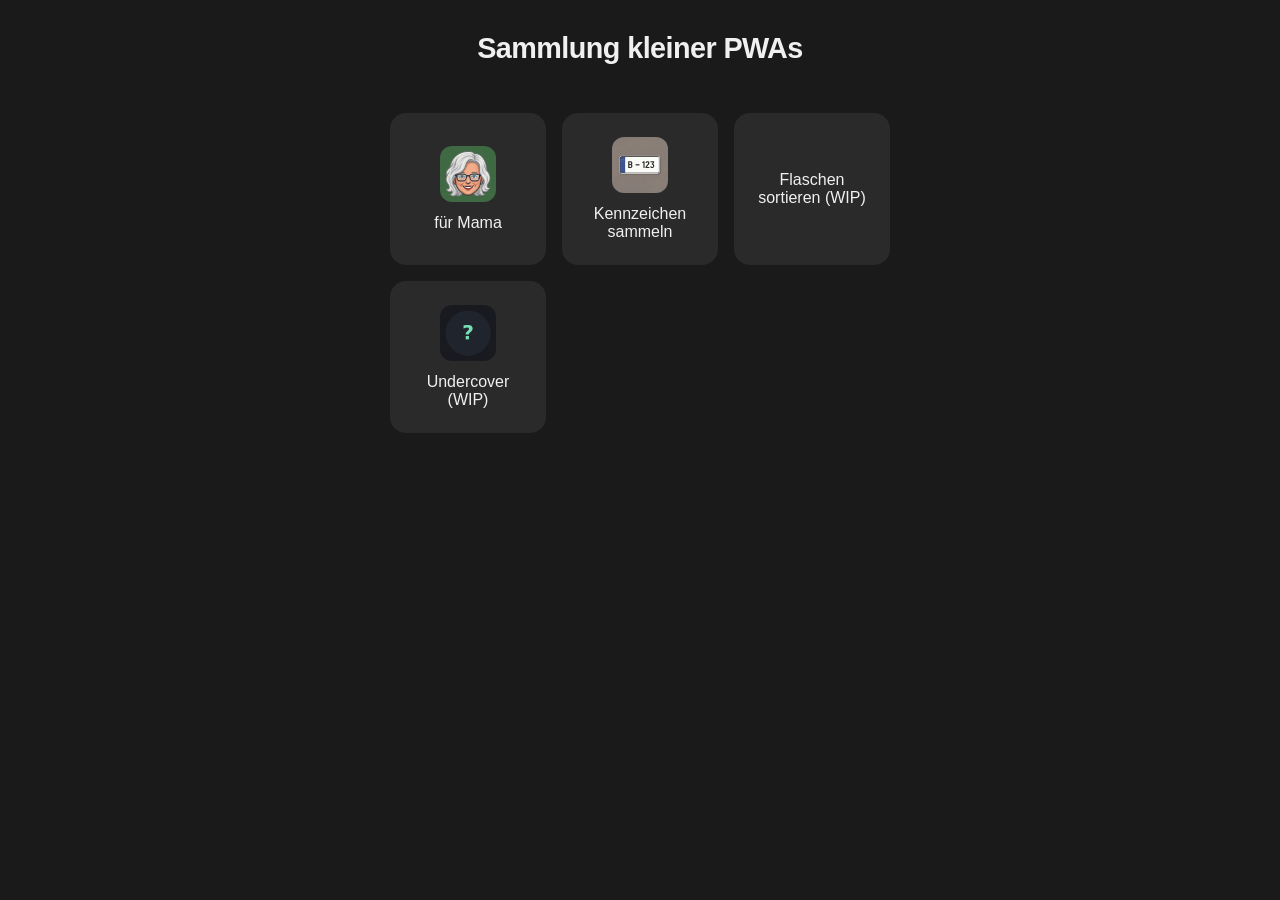
<file: index.html>
<!DOCTYPE html>
<html lang="de">
<head>
  <meta charset="UTF-8">
  <meta name="viewport" content="width=device-width, initial-scale=1.0">
  <title>Meine Apps</title>
  <link rel="stylesheet" href="style.css">
</head>
<body>

  <header>
    <h1>Sammlung kleiner PWAs</h1>
  </header>

  <main class="app-grid" id="app-grid">
    <!-- Kacheln werden per app.js eingefügt -->
  </main>

  <script src="app.js"></script>
</body>
</html>
</file>
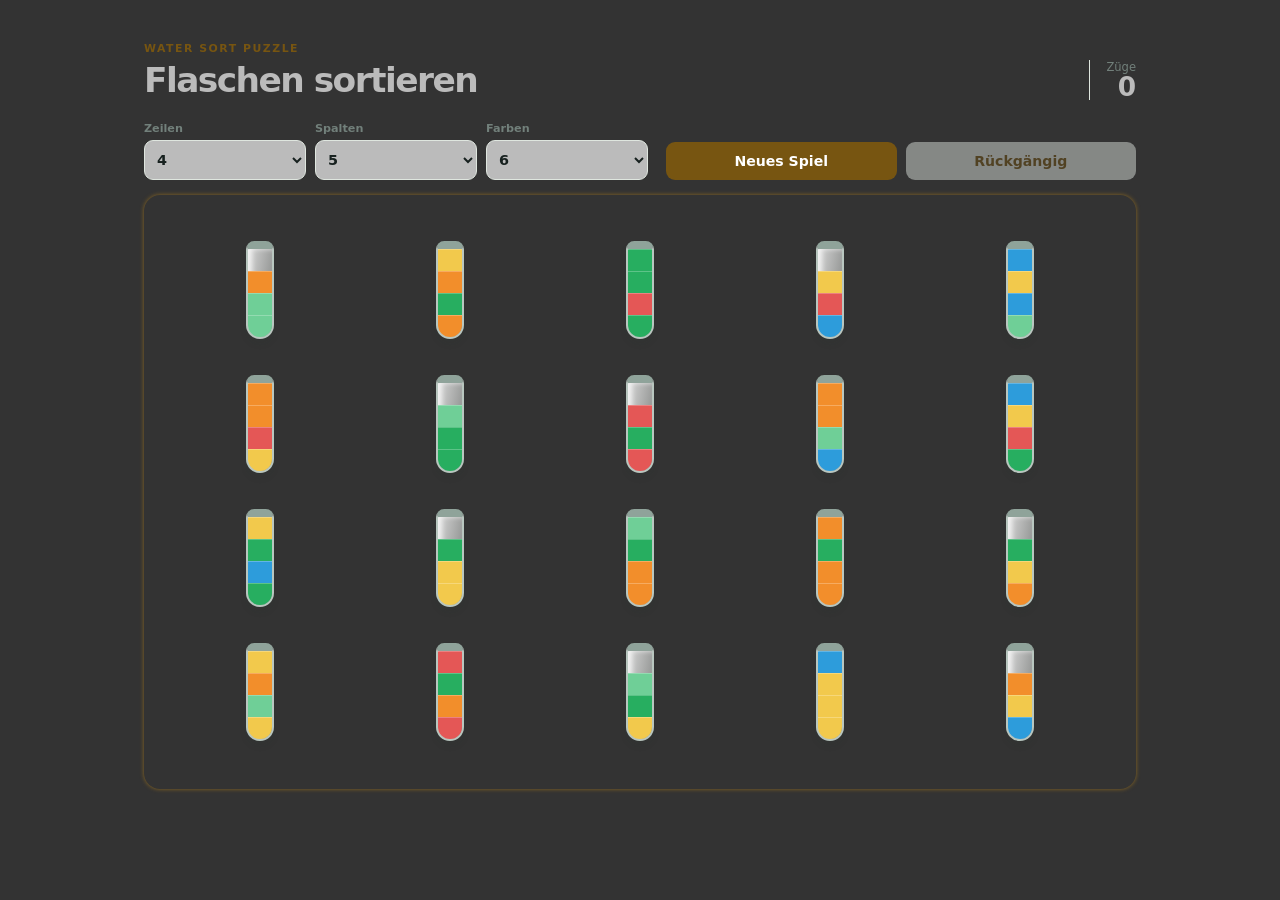
<file: bottle-sort/index.html>
<!doctype html>
<html lang="de">
<head>
  <meta charset="utf-8">
  <meta name="viewport" content="width=device-width, initial-scale=1">
  <title>Flaschen sortieren</title>
  <link rel="stylesheet" href="style.css">
</head>
<body>
  <main class="app-shell">
    <header class="topbar">
      <div><p class="eyebrow">WATER SORT PUZZLE</p><h1>Flaschen sortieren</h1></div>
      <div class="moves" aria-live="polite"><span>Züge</span><strong id="move-count">0</strong></div>
    </header>
    <section class="controls" aria-label="Spieloptionen">
      <label>Zeilen<select id="rows"><option>2</option><option>3</option><option selected>4</option><option>5</option><option>6</option><option>7</option><option>8</option></select></label>
      <label>Spalten<select id="columns"><option>2</option><option>3</option><option>4</option><option selected>5</option><option>6</option><option>7</option><option>8</option></select></label>
      <label>Farben<select id="colors"><option>2</option><option>3</option><option>4</option><option>5</option><option selected>6</option><option>7</option><option>8</option><option>9</option><option>10</option><option>11</option><option>12</option></select></label><br>
      <button class="button primary" id="new-game" type="button">Neues Spiel</button><button class="button secondary" id="undo" type="button">Rückgängig</button>
    </section>
    <section class="game-card"><div class="board" id="board" role="grid"></div></section>
  </main>
  <div class="overlay" id="win-overlay" hidden><div class="dialog" role="dialog" aria-modal="true" aria-labelledby="win-title"><p class="eyebrow">PUZZLE GELÖST</p><h2 id="win-title">Gewonnen!</h2><p id="win-moves"></p><button class="button primary" id="win-new" type="button">Neues Spiel</button></div></div>
  <script src="app.js"></script>
</body>
</html>
</file>
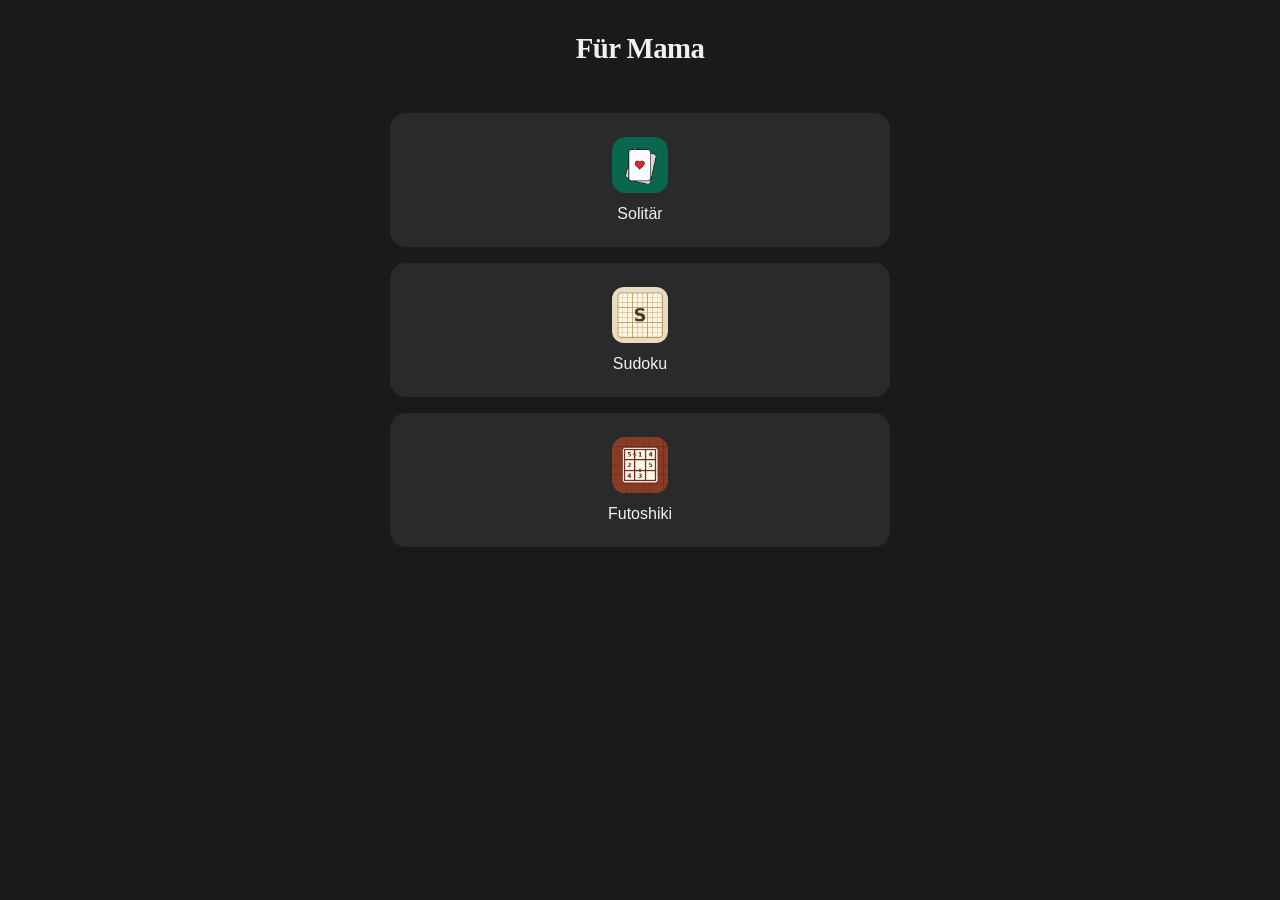
<file: fuer-mama/index.html>
<!DOCTYPE html>
<html lang="de">
<head>
  <meta charset="UTF-8">
  <meta name="viewport" content="width=device-width, initial-scale=1.0">
  <title>Für Mama</title>
  <link rel="stylesheet" href="style.css">
  <link rel="manifest" href="manifest.json">
  <link rel="icon" href="icon-192.png">
  <link rel="apple-touch-icon" href="icon-192.png">
</head>
<body>

  <header>
    <h1>Für Mama</h1>
  </header>

  <main class="app-grid" id="app-grid">
    <!-- Kacheln werden per app.js eingefügt -->
  </main>

  <script src="app.js"></script>
  <script>
    if ('serviceWorker' in navigator) {
      navigator.serviceWorker.register('service-worker.js');
    }
  </script>
</body>
</html>
</file>
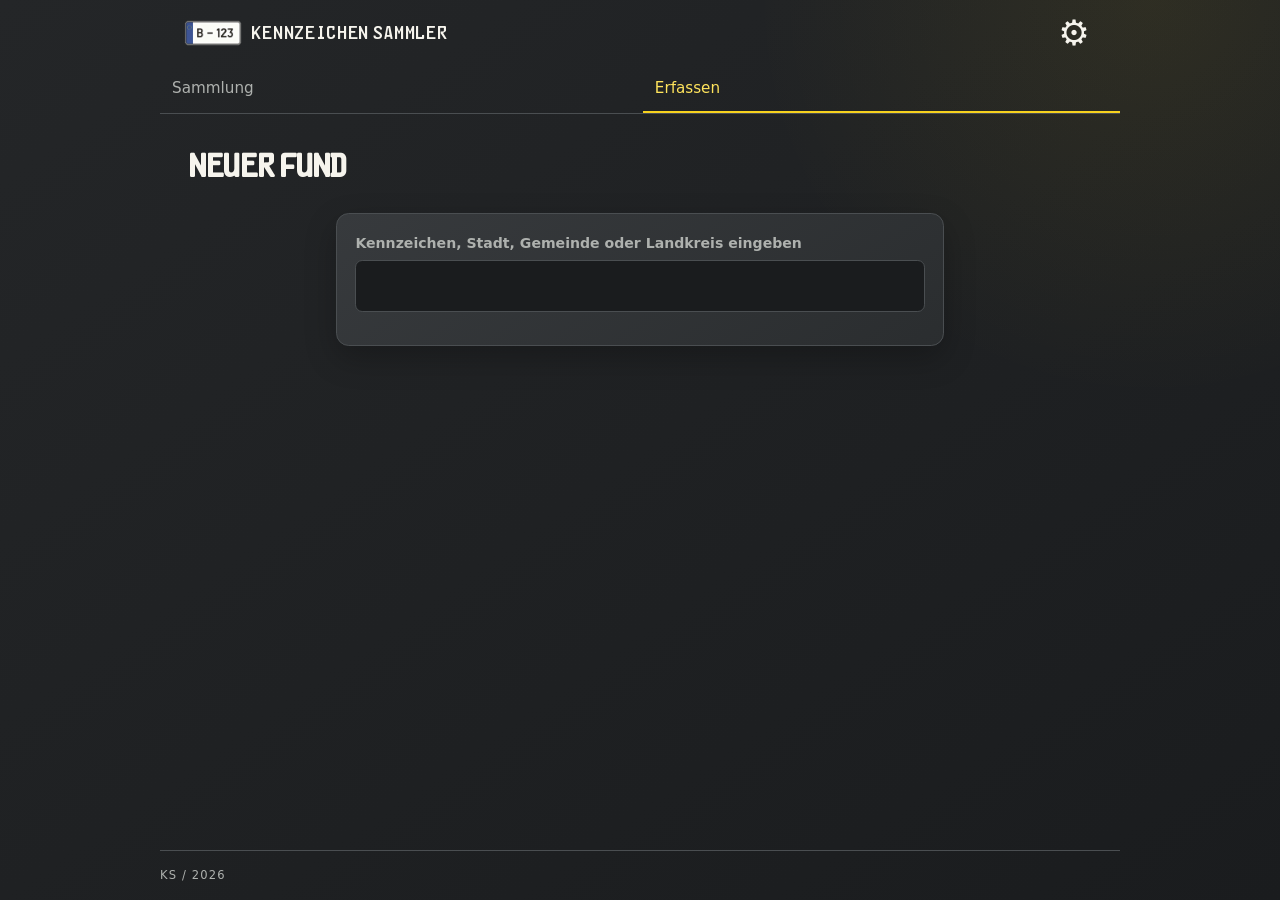
<file: plate-collector/index.html>
<!doctype html>
<html lang="de">
<head>
  <meta charset="utf-8">
  <meta name="viewport" content="width=device-width, initial-scale=1">
  <meta name="theme-color" content="#242321">
  <meta name="description" content="Kennzeichen Sammler — deine mobile Sammlung deutscher Kennzeichen.">
  <title>Kennzeichen Sammler</title>
  <link rel="manifest" href="manifest.json">
  <link rel="apple-touch-icon" href="./icon-192.png">
  <link rel="stylesheet" href="style.css">
</head>
<body>
  <div class="app-shell">
    <header class="site-header">
      <a class="brand" href="#sammlung" aria-label="Kennzeichen Sammler, Sammlung öffnen">
        <img src="icon.png" alt="Kennzeichen Sammler Icon" class="brand-icon">
        <span class="brand-name">Kennzeichen Sammler</span>
      </a>
      <button class="settings-button" type="button" data-open-settings aria-label="Einstellungen öffnen" title="Einstellungen">⚙</button>
    </header>

    <nav class="primary-nav" aria-label="Hauptnavigation">
      <button class="nav-tab" type="button" data-view="sammlung" aria-controls="view-sammlung" aria-selected="false">
        Sammlung
      </button>
      <button class="nav-tab is-active" type="button" data-view="erfassen" aria-controls="view-erfassen" aria-selected="true">
        Erfassen
      </button>
    </nav>

    <main>
      <section id="view-erfassen" class="view is-visible" aria-labelledby="erfassen-title">
        <h1 class="view-title" id="erfassen-title">Neuer Fund</h1>
        <div class="capture-mount" data-capture-mount></div>
      </section>

      <section id="view-sammlung" class="view" aria-labelledby="sammlung-title" hidden>
        <h1 class="view-title" id="sammlung-title">Dein Fuhrpark</h1>

        <div class="collection-summary reveal reveal-two">
          <div><span class="summary-label">Gesammelt</span><strong class="summary-number">0</strong></div>
          <div class="summary-rule" aria-hidden="true"></div>
          <div><span class="summary-label">Von</span><strong class="summary-total">0</strong></div>
        </div>

        <nav class="collection-subnav" aria-label="Sammlungsansicht">
          <button class="subnav-button is-active" type="button" data-collection-view="alle" aria-selected="true">Alle</button>
          <button class="subnav-button" type="button" data-collection-view="sammlungen" aria-selected="false">Bundesländer</button>
        </nav>

        <div class="collection-panel" data-collection-panel="alle"></div>
        <div class="collection-panel" data-collection-panel="sammlungen" hidden></div>
      </section>
    </main>

    <footer class="site-footer"><span>KS / 2026</span></footer>
  </div>

  <dialog class="collection-dialog" data-settings-dialog aria-labelledby="settings-dialog-title">
    <form method="dialog" class="collection-dialog__content">
      <h2 id="settings-dialog-title">Einstellungen</h2>
      <div class="collection-dialog__actions">
        <button class="collection-tool-button" type="button" data-open-export-from-settings>Exportieren</button>
        <button class="collection-tool-button collection-tool-button--quiet" type="button" data-open-import-from-settings>Importieren</button>
      </div>
      <div class="collection-dialog__actions">
        <button class="collection-tool-button collection-tool-button--quiet" type="button" data-close-dialog>Schließen</button>
      </div>
    </form>
  </dialog>

  <dialog class="collection-dialog" data-export-dialog aria-labelledby="export-dialog-title">
    <form method="dialog" class="collection-dialog__content">
      <h2 id="export-dialog-title">Sammlung exportieren</h2>
      <textarea data-export-text readonly aria-label="Exportdaten"></textarea>
      <p class="collection-dialog__message" data-export-message role="status"></p>
      <div class="collection-dialog__actions">
        <button class="collection-tool-button" type="button" data-copy-export>Kopieren</button>
        <button class="collection-tool-button collection-tool-button--quiet" type="button" data-close-dialog>Schließen</button>
      </div>
    </form>
  </dialog>

  <dialog class="collection-dialog" data-import-dialog aria-labelledby="import-dialog-title">
    <form method="dialog" class="collection-dialog__content">
      <h2 id="import-dialog-title">Sammlung importieren</h2>
      <textarea data-import-text aria-label="Importdaten" placeholder="Exportdaten hier einfügen"></textarea>
      <p class="collection-dialog__message" data-import-message role="status"></p>
      <div class="collection-dialog__actions">
        <button class="collection-tool-button" type="button" data-confirm-import>Bestätigen</button>
        <button class="collection-tool-button collection-tool-button--quiet" type="button" data-close-dialog>Schließen</button>
      </div>
    </form>
  </dialog>

  <dialog class="collection-dialog" data-plate-detail-dialog aria-label="Kennzeichendetails">
    <form method="dialog" class="collection-dialog__content">
      <div class="plate-detail-shield" aria-hidden="true">
        <span class="plate-shield">
          <span class="plate-shield__code" data-plate-detail-shield-code></span>
        </span>
      </div>
      <dl class="plate-detail-list">
        <div>
          <dt>Name</dt>
          <dd data-plate-detail-name></dd>
        </div>
        <div>
          <dt>Bundesland</dt>
          <dd data-plate-detail-region></dd>
        </div>
        <div data-plate-detail-timestamp-row hidden>
          <dt>Erfasst am</dt>
          <dd data-plate-detail-timestamp></dd>
        </div>
      </dl>
      <div class="collection-dialog__actions">
        <button class="collection-tool-button" type="button" data-plate-detail-toggle hidden></button>
        <button class="collection-tool-button collection-tool-button--quiet" type="button" data-close-dialog>Schließen</button>
      </div>
    </form>
  </dialog>

  <script type="module" src="./app.js"></script>
  <script>
    (() => {
      const settingsDialog = document.querySelector('[data-settings-dialog]');
      const exportDialog = document.querySelector('[data-export-dialog]');
      const importDialog = document.querySelector('[data-import-dialog]');
      const exportText = exportDialog.querySelector('[data-export-text]');
      const importText = importDialog.querySelector('[data-import-text]');
      const exportMessage = exportDialog.querySelector('[data-export-message]');
      const importMessage = importDialog.querySelector('[data-import-message]');

      const closeDialog = (dialog) => dialog.close();

      document.querySelector('[data-open-settings]').addEventListener('click', () => {
        settingsDialog.showModal();
      });

      document.querySelector('[data-open-export-from-settings]').addEventListener('click', () => {
        exportMessage.textContent = '';
        try {
          const collection = window.KennzeichenSammler.exportCollection();
          exportText.value = typeof collection === 'string'
            ? collection
            : JSON.stringify(collection, null, 2);
          settingsDialog.close();
          exportDialog.showModal();
        } catch (error) {
          exportText.value = '';
          exportMessage.textContent = `Export fehlgeschlagen: ${error.message || 'Unbekannter Fehler'}`;
          exportDialog.showModal();
        }
      });

      document.querySelector('[data-open-import-from-settings]').addEventListener('click', () => {
        importMessage.textContent = '';
        importText.value = '';
        settingsDialog.close();
        importDialog.showModal();
        importText.focus();
      });

      exportDialog.querySelector('[data-copy-export]').addEventListener('click', async () => {
        try {
          await navigator.clipboard.writeText(exportText.value);
          exportMessage.textContent = 'Export in die Zwischenablage kopiert.';
        } catch (error) {
          exportMessage.textContent = `Kopieren fehlgeschlagen: ${error.message || 'Unbekannter Fehler'}`;
        }
      });

      document.querySelectorAll('[data-close-dialog]').forEach((btn) => {
        btn.addEventListener('click', (e) => {
          const dialog = e.target.closest('dialog');
          if (dialog) closeDialog(dialog);
        });
      });

      importDialog.querySelector('[data-confirm-import]').addEventListener('click', async () => {
        importMessage.textContent = '';
        try {
          await window.KennzeichenSammler.importCollection(importText.value);
          importMessage.textContent = 'Sammlung erfolgreich importiert.';
          setTimeout(() => importDialog.close(), 800);
        } catch (error) {
          importMessage.textContent = `Import fehlgeschlagen: ${error.message || 'Unbekannter Fehler'}`;
        }
      });
    })();
  </script>
</body>
</html>
</file>
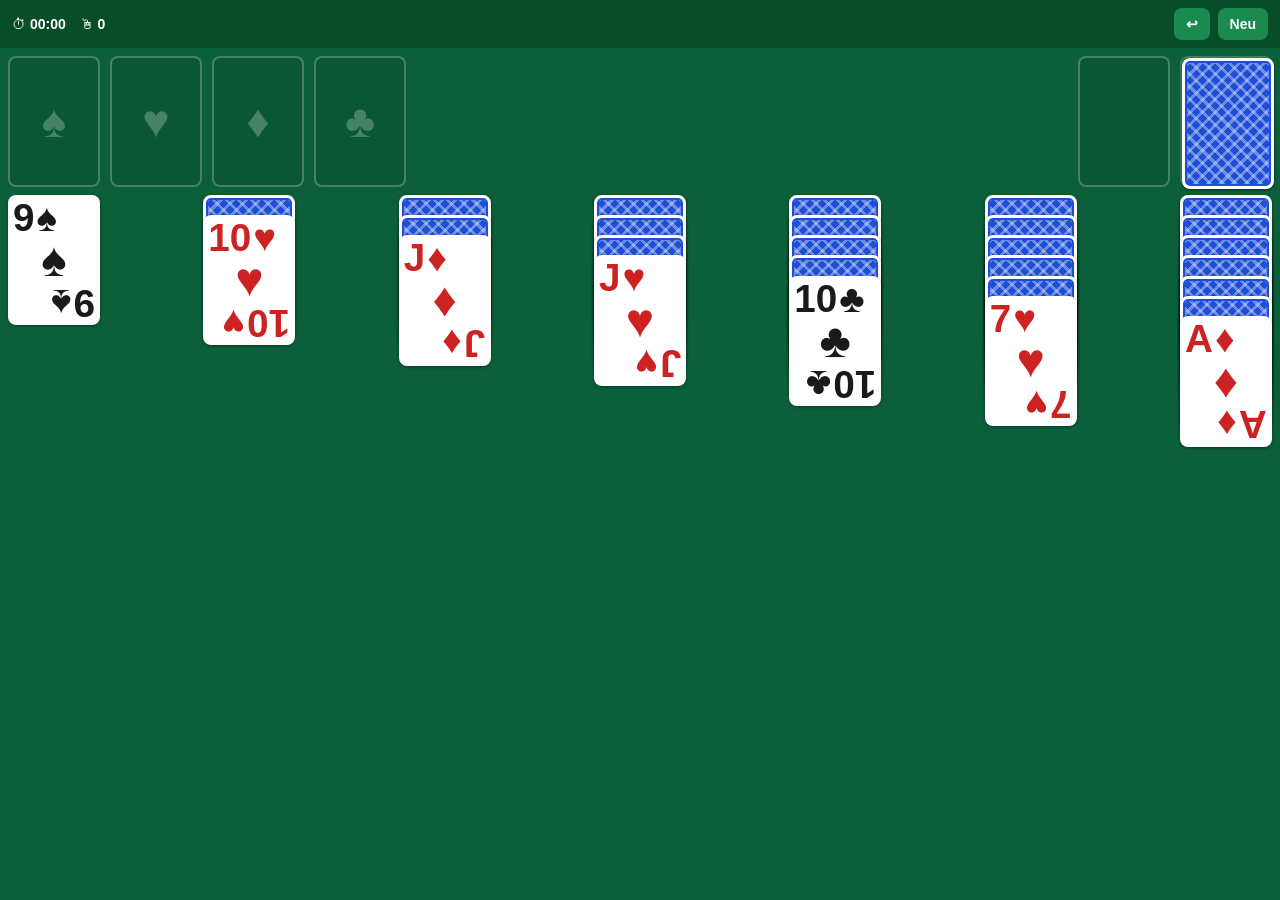
<file: solitaire/index.html>
<!DOCTYPE html>
<html lang="de">
<head>
<meta charset="UTF-8">
<meta name="viewport" content="width=device-width, initial-scale=1, maximum-scale=1, user-scalable=no, viewport-fit=cover">
<meta name="theme-color" content="#0b6b3a">
<meta name="apple-mobile-web-app-capable" content="yes">
<meta name="apple-mobile-web-app-status-bar-style" content="black-translucent">
<meta name="apple-mobile-web-app-title" content="Solitär">
<title>Solitär</title>
<link rel="manifest" href="manifest.json">
<link rel="apple-touch-icon" href="icon-192.png">
<link rel="stylesheet" href="style.css">
</head>
<body>
<div id="app">
  <header>
    <div class="stats">
      <span>⏱ <b id="timer">00:00</b></span>
      <span>🖱 <b id="moves">0</b></span>
    </div>
    <button class="ctrl solve-btn hidden" id="solveBtn">Auflösen</button>
    <div class="btns">
      <button class="ctrl" id="undoBtn">↩︎</button>
      <button class="ctrl" id="newGameBtn">Neu</button>
    </div>
  </header>
  <div id="board">
    <div class="row top-row" id="topRow"></div>
    <div class="row tableau-row" id="tableauRow"></div>
  </div>
</div>

<div class="win-overlay" id="winOverlay">
  <h2>🎉 Gewonnen!</h2>
  <p id="winStats"></p>
  <button id="winNewGame">Neues Spiel</button>
</div>

<script src="app.js"></script>
</body>
</html>
</file>
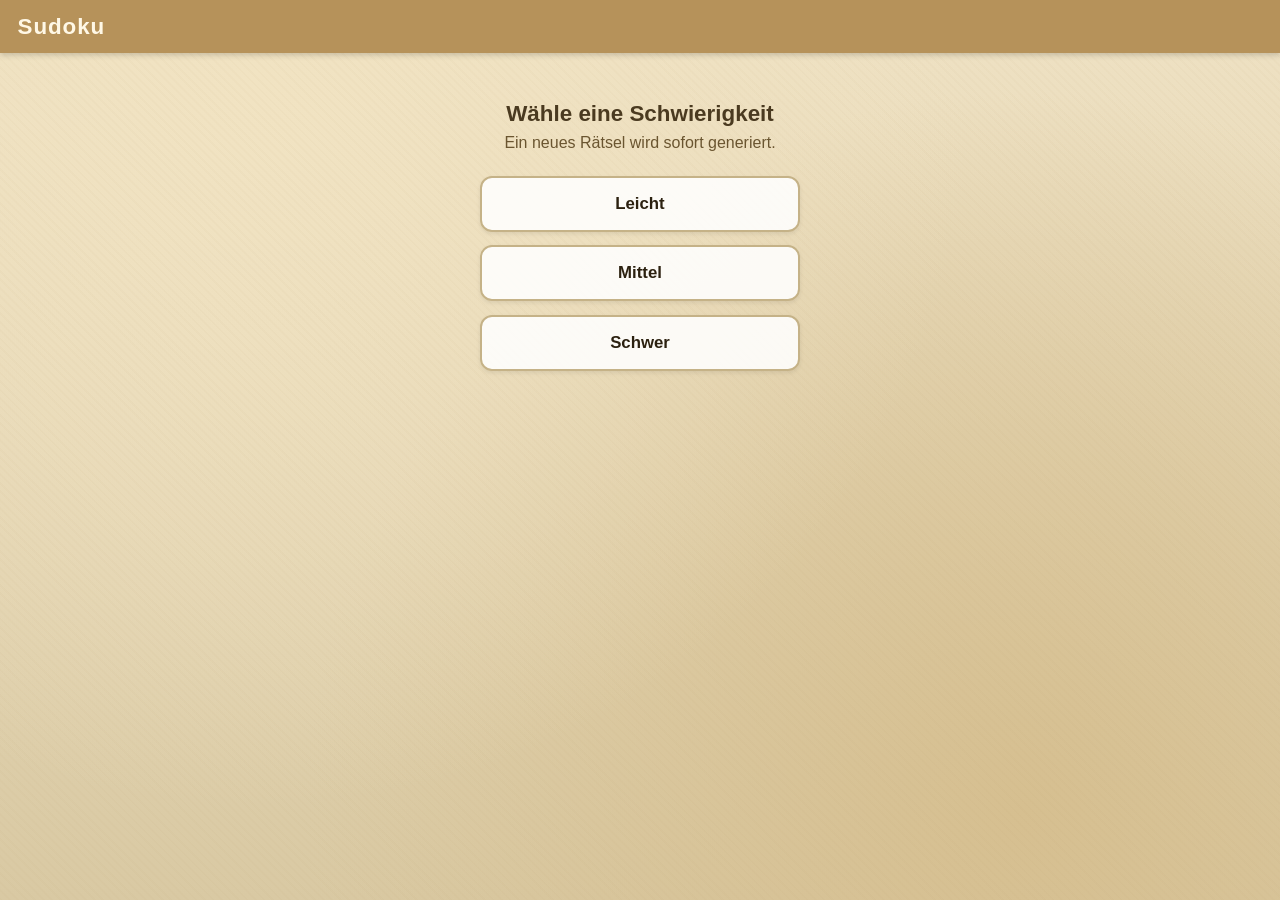
<file: sudoku/index.html>
<!DOCTYPE html>
<html lang="de">
<head>
  <meta charset="UTF-8" />
  <meta name="viewport"
        content="width=device-width, initial-scale=1.0, viewport-fit=cover" />
  <meta name="theme-color" content="#b6925a" />
  <meta name="description" content="Sudoku – Progressive Web App, offline spielbar." />
  <title>Sudoku</title>

  <link rel="manifest" href="manifest.json" />
  <link rel="stylesheet" href="style.css" />

  <!-- App icons -->
  <link rel="icon" type="image/png" sizes="192x192" href="icon-192.png" />
  <link rel="apple-touch-icon" href="icon-192.png" />
</head>
<body>

  <header class="app-header" role="banner">
    <button id="back-btn" class="btn-back" hidden aria-label="Zurück zum Startbildschirm">
      ← Zurück
    </button>
    <h1>Sudoku</h1>
    <span style="width: 4.5rem;" aria-hidden="true"></span>
  </header>

  <main class="app" id="app">

    <!-- ===== Start screen =================================== -->
    <section id="start-screen" class="screen start-screen active" aria-labelledby="start-heading">
      <h2 id="start-heading">Wähle eine Schwierigkeit</h2>
      <p>Ein neues Rätsel wird sofort generiert.</p>
      <div class="difficulty-row">
        <button class="btn-difficulty" data-difficulty="easy">Leicht</button>
        <button class="btn-difficulty" data-difficulty="medium">Mittel</button>
        <button class="btn-difficulty" data-difficulty="hard">Schwer</button>
      </div>
      <div id="loading" class="loading" hidden>Rätsel wird vorbereitet …</div>
    </section>

    <!-- ===== Game screen ==================================== -->
    <section id="game-screen" class="screen" aria-labelledby="game-heading">
      <div class="game-header">
        <span id="difficulty-display" class="difficulty-label">—</span>
        <span id="timer" class="timer">00:00</span>
      </div>

      <div class="board-wrap">
        <div id="board" class="board" role="grid" aria-label="Sudoku-Spielfeld">
          <!-- 81 cells injected by main.js -->
        </div>
      </div>

      <div id="keypad" class="keypad" role="group" aria-label="Zifferntastatur">
        <!-- Buttons 1-9 + erase injected by main.js -->
      </div>
    </section>

  </main>

  <!-- Libraries (load order matters: solver before generator before UI) -->
  <script src="solver.js"></script>
  <script src="generator.js"></script>
  <script src="main.js"></script>

  <!-- Service worker registration -->
  <script>
    if ('serviceWorker' in navigator) {
      window.addEventListener('load', () => {
        navigator.serviceWorker.register('sw.js').catch((err) => {
          // Non-fatal: app still works online; log for debugging.
          console.warn('Service Worker registration failed:', err);
        });
      });
    }
  </script>
</body>
</html>
</file>
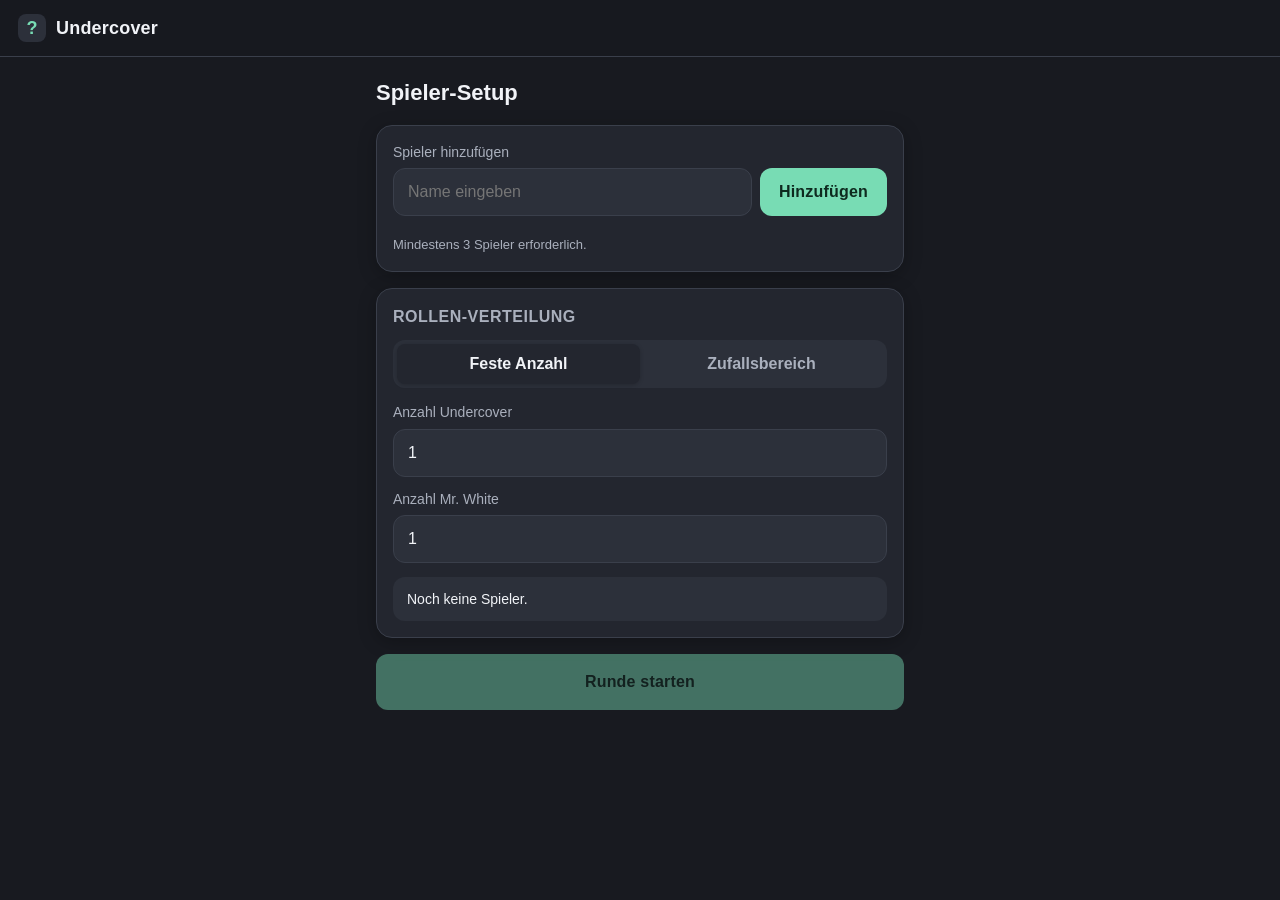
<file: undercover-pwa/index.html>
<!DOCTYPE html>
<html lang="de">
<head>
  <meta charset="UTF-8" />
  <meta name="viewport" content="width=device-width, initial-scale=1.0, viewport-fit=cover" />
  <meta name="theme-color" content="#181a20" />
  <meta name="description" content="Undercover / Mr. White Partyspiel – PWA, offline-fähig." />

  <title>Undercover – Partyspiel</title>

  <!-- App manifest + icons -->
  <link rel="manifest" href="manifest.json" />
  <link rel="icon" type="image/png" sizes="64x64" href="icons/favicon.png" />
  <link rel="icon" type="image/x-icon" href="icons/favicon.ico" />
  <link rel="apple-touch-icon" href="icons/apple-touch-icon.png" />

  <!-- Stylesheet -->
  <link rel="stylesheet" href="style.css" />
</head>
<body>
  <!-- App header – fixed, simple -->
  <header class="app-header" role="banner">
    <span class="app-logo" aria-hidden="true">?</span>
    <h1 class="app-title">Undercover</h1>
  </header>

  <!-- Main app surface; views are swapped via JS by toggling .is-active -->
  <main id="app" class="app-main">

    <!-- ============================================================ -->
    <!-- VIEW 1: Spieler-Setup                                         -->
    <!-- ============================================================ -->
    <section id="view-setup" class="view is-active" aria-labelledby="setup-title">
      <h2 id="setup-title" class="view-title">Spieler-Setup</h2>

      <!-- Player input + list -->
      <div class="card">
        <label for="player-name-input" class="field-label">Spieler hinzufügen</label>
        <form id="add-player-form" class="row" autocomplete="off">
          <input
            id="player-name-input"
            type="text"
            inputmode="text"
            placeholder="Name eingeben"
            maxlength="30"
            aria-label="Spielername"
          />
          <button type="submit" class="btn btn-primary">Hinzufügen</button>
        </form>
        <ul id="player-list" class="player-list" aria-live="polite"></ul>
        <p class="hint" id="player-count-hint">Mindestens 3 Spieler erforderlich.</p>
      </div>

      <!-- Role configuration -->
      <div class="card">
        <h3 class="card-title">Rollen-Verteilung</h3>

        <!-- Mode selector (fixed vs random range) -->
        <div class="seg" role="tablist" aria-label="Modus der Rollenverteilung">
          <button type="button" class="seg-btn is-active" data-mode="fixed" role="tab" aria-selected="true">
            Feste Anzahl
          </button>
          <button type="button" class="seg-btn" data-mode="random" role="tab" aria-selected="false">
            Zufallsbereich
          </button>
        </div>

        <!-- Fixed count inputs (default visible) -->
        <div id="mode-fixed" class="mode-panel">
          <div class="field">
            <label for="undercover-fixed">Anzahl Undercover</label>
            <input id="undercover-fixed" type="number" min="0" max="20" value="1" />
          </div>
          <div class="field">
            <label for="mrwhite-fixed">Anzahl Mr. White</label>
            <input id="mrwhite-fixed" type="number" min="0" max="20" value="1" />
          </div>
        </div>

        <!-- Random range inputs (hidden by default) -->
        <div id="mode-random" class="mode-panel" hidden>
          <p class="hint">Beim Rundenstart wird eine zufällige Anzahl innerhalb der Grenzen gewählt.</p>
          <div class="field">
            <label for="undercover-min">Undercover: Minimum</label>
            <input id="undercover-min" type="number" min="0" max="20" value="1" />
          </div>
          <div class="field">
            <label for="undercover-max">Undercover: Maximum</label>
            <input id="undercover-max" type="number" min="0" max="20" value="2" />
          </div>
          <div class="field">
            <label for="mrwhite-min">Mr. White: Minimum</label>
            <input id="mrwhite-min" type="number" min="0" max="20" value="0" />
          </div>
          <div class="field">
            <label for="mrwhite-max">Mr. White: Maximum</label>
            <input id="mrwhite-max" type="number" min="0" max="20" value="1" />
          </div>
        </div>

        <!-- Live preview of role distribution -->
        <p class="preview" id="role-preview">Noch keine Spieler.</p>
      </div>

      <!-- Validation / error message slot -->
      <div id="setup-error" class="alert" role="alert" hidden></div>

      <!-- Start button -->
      <button id="start-round-btn" type="button" class="btn btn-primary btn-lg btn-block" disabled>
        Runde starten
      </button>
    </section>

    <!-- ============================================================ -->
    <!-- VIEW 2: Weitergabe / Rolle anzeigen                          -->
    <!-- ============================================================ -->
    <section id="view-distribute" class="view" aria-labelledby="distribute-title">
      <h2 id="distribute-title" class="view-title">Rollen verteilen</h2>

      <div class="card">
        <p class="hand-off">
          <span class="hand-off-label">Gib das Handy an:</span>
          <span id="current-player-name" class="hand-off-name">—</span>
        </p>
        <button id="reveal-role-btn" type="button" class="btn btn-primary btn-lg btn-block">
          Meine Rolle anzeigen
        </button>

        <!-- Reveal panel (hidden by default) -->
        <div id="role-reveal" class="role-reveal" hidden>
          <p class="role-tag" id="role-tag">Bürger</p>
          <p class="role-word" id="role-word">—</p>
          <p class="role-note" id="role-note" hidden></p>
          <button id="ack-btn" type="button" class="btn btn-primary btn-lg btn-block">
            Verstanden – weiterreichen
          </button>
        </div>
      </div>

      <p class="progress-text" id="progress-text"></p>
    </section>

    <!-- ============================================================ -->
    <!-- VIEW 3: Abschluss-Übersicht                                   -->
    <!-- ============================================================ -->
    <section id="view-done" class="view" aria-labelledby="done-title">
      <h2 id="done-title" class="view-title">Alle haben ihre Rolle gesehen</h2>

      <div class="card center">
        <p class="big-icon" aria-hidden="true">?</p>
        <p>Das Spiel kann beginnen. Diskutiert, wer der Undercover / Mr. White ist!</p>
      </div>

      <button id="restart-round-btn" type="button" class="btn btn-primary btn-lg btn-block">
        Neue Runde mit gleichen Spielern
      </button>
      <button id="back-to-setup-btn" type="button" class="btn btn-ghost btn-lg btn-block">
        Zurück zum Spieler-Setup
      </button>
    </section>
  </main>

  <!-- App logic -->
  <script src="script.js" defer></script>
</body>
</html>
</file>
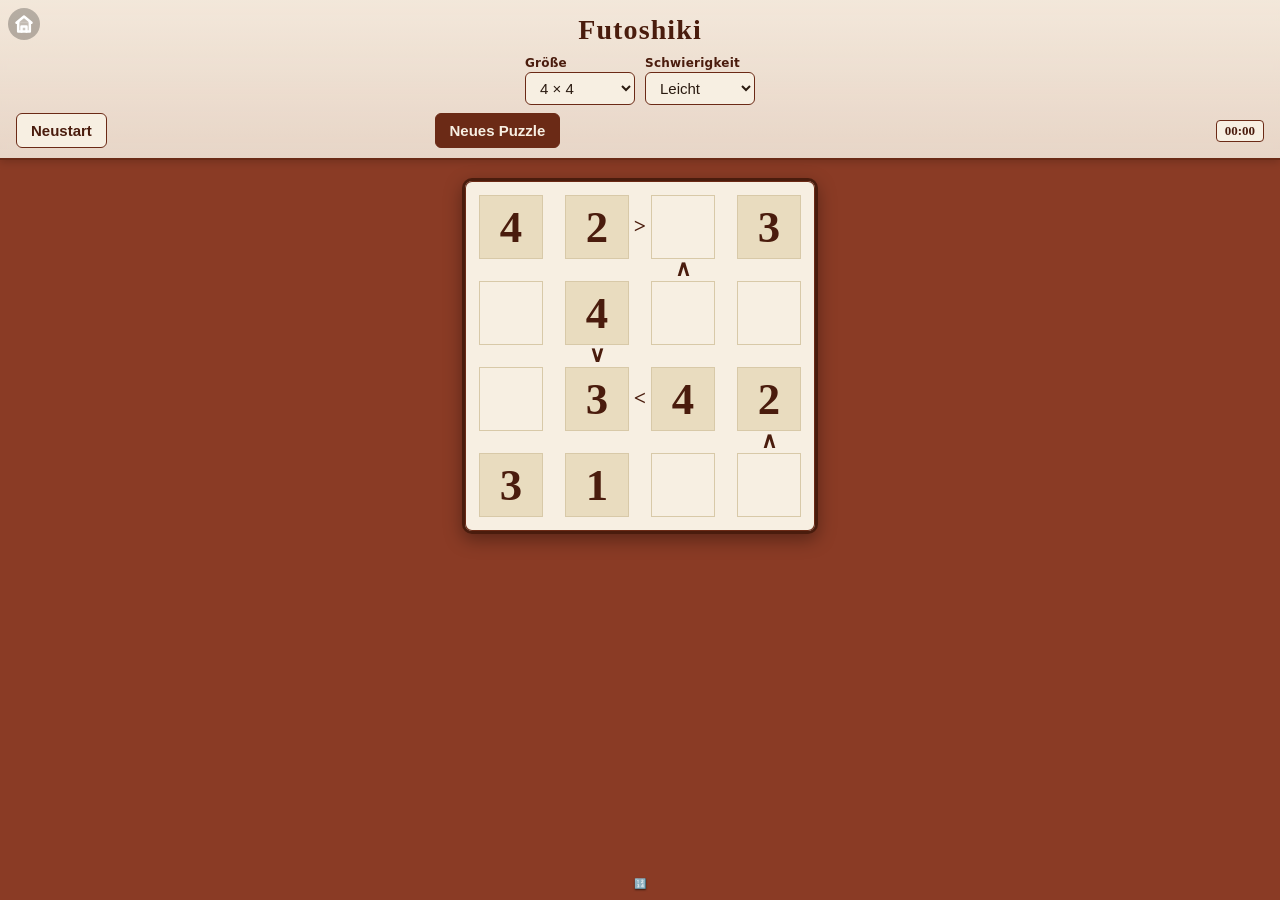
<file: fuer-mama/futoshiki/index.html>
<!DOCTYPE html>
<html lang="de">
<head>
  <meta charset="UTF-8" />
  <meta name="viewport" content="width=device-width, initial-scale=1.0, viewport-fit=cover" />
  <meta name="theme-color" content="#6b2a16" />
  <title>Futoshiki</title>
  <link rel="manifest" href="./manifest.json" />
  <link rel="icon" type="image/png" sizes="192x192" href="./icons/icon-192.png" />
  <link rel="apple-touch-icon" href="./icons/icon-192.png" />
  <link rel="stylesheet" href="./style.css" />
</head>
<body>
  <header class="app-header">
  
    <a href="../" class="home-link" aria-label="Zurück zur Auswahl">
      <svg xmlns="http://www.w3.org/2000/svg" viewBox="0 0 24 24" width="24" height="24" fill="#ffffff33" stroke="#ffffff" stroke-width="3" stroke-linecap="round" stroke-linejoin="round" aria-label="Home">
        <path d="M3 10.5 12 3l9 7.5"/>
        <path d="M5 9.5V21h14V9.5"/>
        <path d="M9 21v-6h6v6"/>
      </svg>
    </a>
    <h1 class="app-title">Futoshiki</h1>
    <div class="controls">
      <label class="control">
        <span class="control-label">Größe</span>
        <select id="size-select" aria-label="Größe">
          <option value="4" selected>4 × 4</option>
          <option value="5">5 × 5</option>
          <option value="6">6 × 6</option>
        </select>
      </label>
      <label class="control">
        <span class="control-label">Schwierigkeit</span>
        <select id="difficulty-select" aria-label="Schwierigkeit">
          <option value="easy" selected>Leicht</option>
          <option value="medium">Mittel</option>
          <option value="hard">Schwer</option>
        </select>
      </label>
    </div>
    <div class="status-bar">
      <button id="btn-restart" type="button" class="btn-secondary">Neustart</button>
      <button id="new-btn" type="button" class="btn-primary">Neues Puzzle</button>
      <span id="status" class="status">Drücke „Neues Puzzle", um zu starten.</span>
      <span id="timer" class="timer" hidden>00:00</span>
    </div>
  </header>

  <main class="main">
    <div id="board-wrapper" class="board-wrapper">
      <div id="board" class="board" data-size="4" aria-label="Futoshiki-Brett"></div>
    </div>
  </main>

  <footer class="app-footer">
    <small>🔢</small>
  </footer>

  <script type="module" src="./app.js"></script>
<script type="module" src="https://static.cloudflareinsights.com/beacon.min.js/v31edd6df95cf4e85bb4c19e7a9bdbcba1788362987495" integrity="sha512-iIg7k2xntmwu6/uSb5tpc/hySgZc4eoL31yB29W6tJFo2akwjPWcEqnCEdJvGexCL0KEQwVYv5BlowfhVz26hg==" data-cf-beacon='{"version":"2024.11.0","token":"8607d2a720d14b038279025b2b5a82e5","spa":2}' crossorigin="anonymous"></script>
<script type="module" src="https://static.cloudflareinsights.com/beacon.min.js/v31edd6df95cf4e85bb4c19e7a9bdbcba1788362987495" integrity="sha512-iIg7k2xntmwu6/uSb5tpc/hySgZc4eoL31yB29W6tJFo2akwjPWcEqnCEdJvGexCL0KEQwVYv5BlowfhVz26hg==" data-cf-beacon='{"version":"2024.11.0","token":"8607d2a720d14b038279025b2b5a82e5","spa":2}' crossorigin="anonymous"></script>
<script type="module" src="https://static.cloudflareinsights.com/beacon.min.js/v31edd6df95cf4e85bb4c19e7a9bdbcba1788362987495" integrity="sha512-iIg7k2xntmwu6/uSb5tpc/hySgZc4eoL31yB29W6tJFo2akwjPWcEqnCEdJvGexCL0KEQwVYv5BlowfhVz26hg==" data-cf-beacon='{"version":"2024.11.0","token":"8607d2a720d14b038279025b2b5a82e5","spa":2}' crossorigin="anonymous"></script>
</body>
</html>
</file>
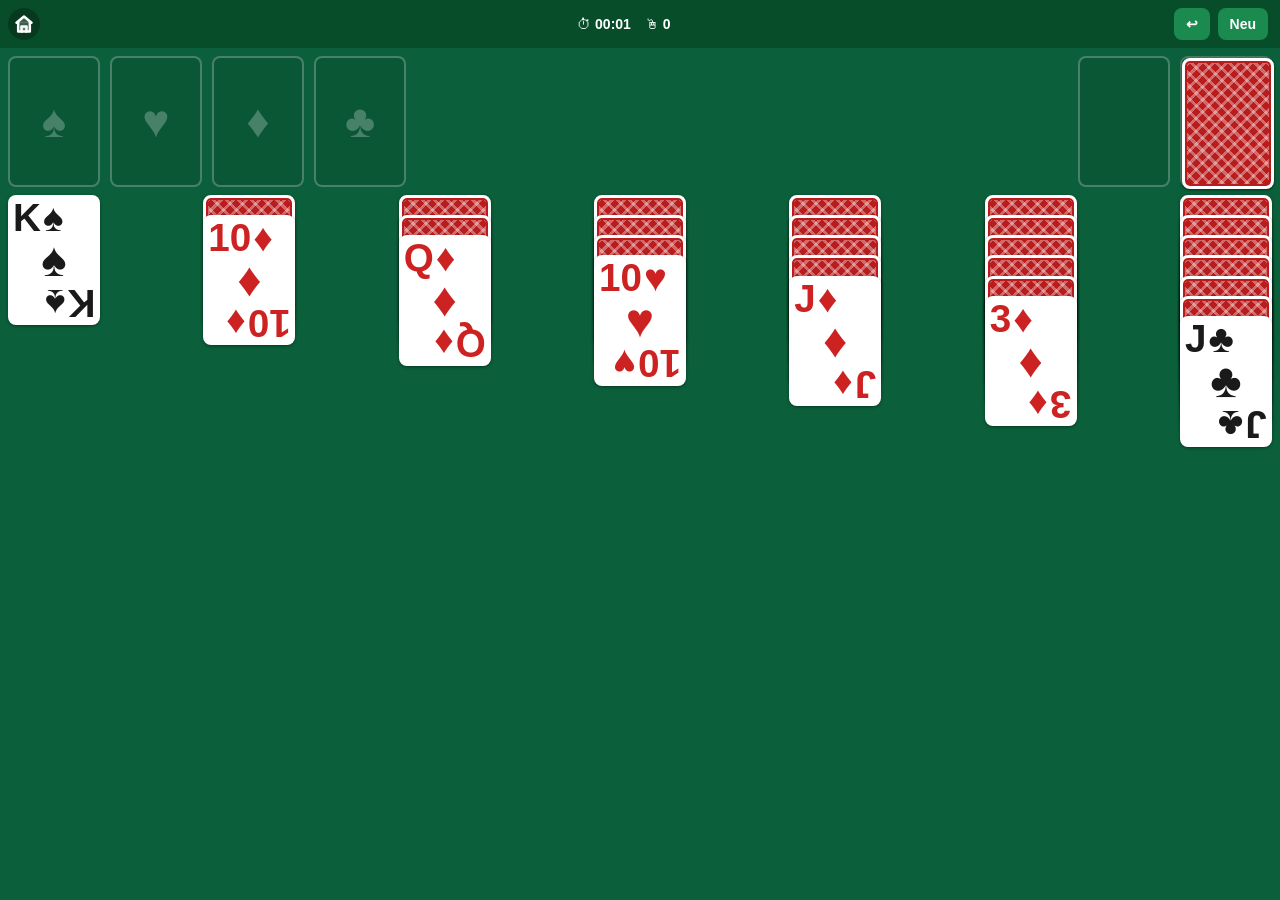
<file: fuer-mama/solitaire/index.html>
<!DOCTYPE html>
<html lang="de">
<head>
<meta charset="UTF-8">
<meta name="viewport" content="width=device-width, initial-scale=1, maximum-scale=1, user-scalable=no, viewport-fit=cover">
<meta name="theme-color" content="#0b6b3a">
<meta name="apple-mobile-web-app-capable" content="yes">
<meta name="apple-mobile-web-app-status-bar-style" content="black-translucent">
<meta name="apple-mobile-web-app-title" content="Solitär">
<title>Solitär</title>
<link rel="manifest" href="manifest.json">
<link rel="apple-touch-icon" href="icon-192.png">
<link rel="stylesheet" href="style.css">
</head>
<body>
<div id="app">
  <header>
    <a href="../" class="home-link" aria-label="Zurück zur Auswahl">
      <svg xmlns="http://www.w3.org/2000/svg" viewBox="0 0 24 24" width="24" height="24" fill="#ffffff33" stroke="#ffffff" stroke-width="3" stroke-linecap="round" stroke-linejoin="round" aria-label="Home">
        <path d="M3 10.5 12 3l9 7.5"/>
        <path d="M5 9.5V21h14V9.5"/>
        <path d="M9 21v-6h6v6"/>
      </svg>
    </a>
    <div class="stats">
      <span>⏱ <b id="timer">00:00</b></span>
      <span>🖱 <b id="moves">0</b></span>
    </div>
    <button class="ctrl solve-btn hidden" id="solveBtn">Auflösen</button>
    <div class="btns">
      <button class="ctrl" id="undoBtn">↩︎</button>
      <button class="ctrl" id="newGameBtn">Neu</button>
    </div>
  </header>
  <div id="board">
    <div class="row top-row" id="topRow"></div>
    <div class="row tableau-row" id="tableauRow"></div>
  </div>
</div>

<div class="win-overlay" id="winOverlay">
  <h2>🎉 Gewonnen!</h2>
  <p id="winStats"></p>
  <button id="winNewGame">Neues Spiel</button>
</div>

<script src="app.js"></script>
</body>
</html>
</file>
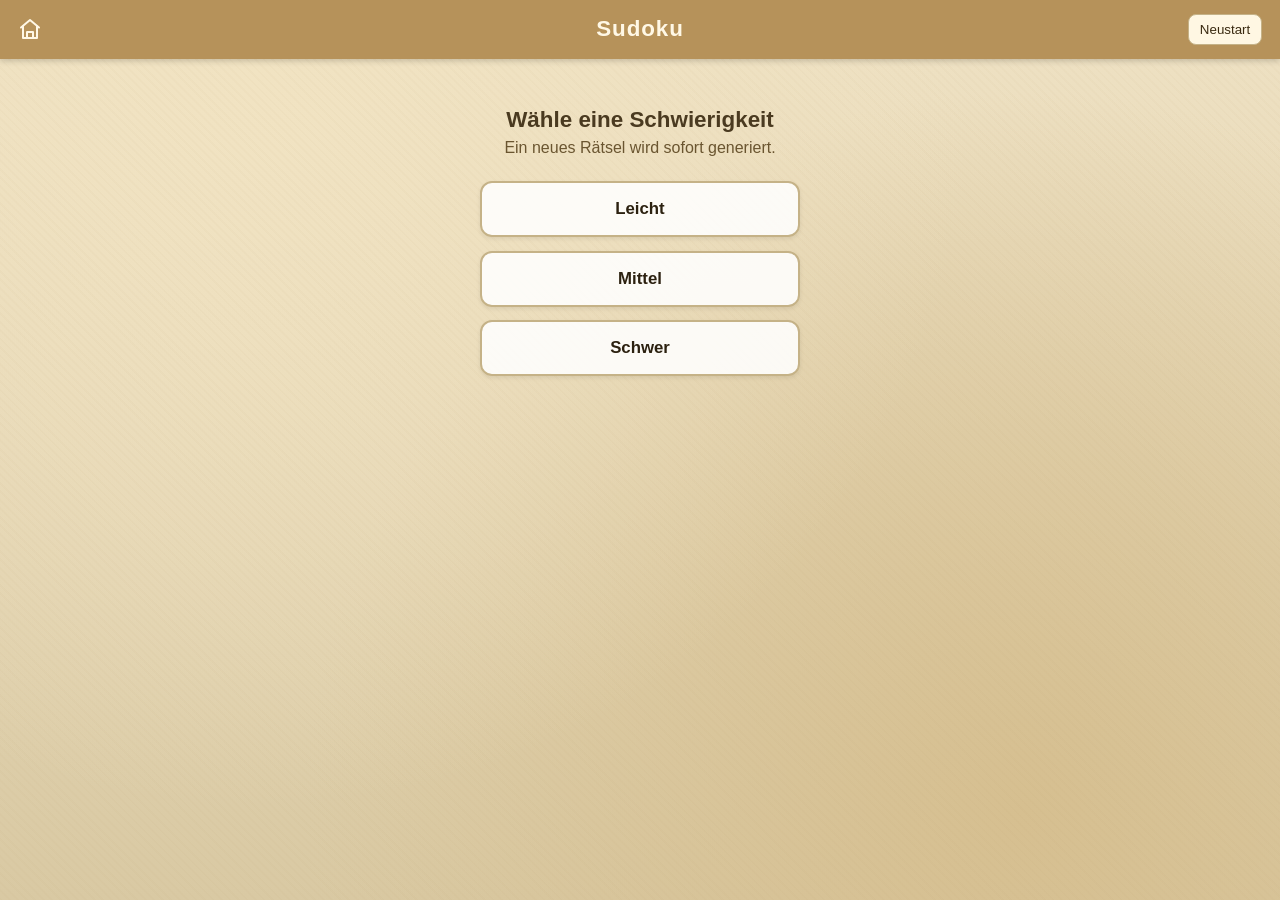
<file: fuer-mama/sudoku/index.html>
<!DOCTYPE html>
<html lang="de">
<head>
  <meta charset="UTF-8" />
  <meta name="viewport"
        content="width=device-width, initial-scale=1.0, viewport-fit=cover" />
  <meta name="theme-color" content="#b6925a" />
  <meta name="description" content="Sudoku – Progressive Web App, offline spielbar." />
  <title>Sudoku</title>

  <link rel="manifest" href="manifest.json" />
  <link rel="stylesheet" href="style.css" />

  <!-- App icons -->
  <link rel="icon" type="image/png" sizes="192x192" href="icon-192.png" />
  <link rel="apple-touch-icon" href="icon-192.png" />
</head>
<body>

  <header class="app-header" role="banner">
    <a id="home-link" href="../index.html" class="home-icon" aria-label="Zurück zur Startseite">
      <svg xmlns="http://www.w3.org/2000/svg" viewBox="0 0 24 24" width="24" height="24" fill="none" stroke="currentColor" stroke-width="2" stroke-linecap="round" stroke-linejoin="round" aria-label="Home">
        <path d="M3 10.5 12 3l9 7.5"/>
        <path d="M5 9.5V21h14V9.5"/>
        <path d="M9 21v-6h6v6"/>
      </svg>
    </a>
    <button id="back-btn" class="btn-back" aria-label="Zurück zum Startbildschirm" hidden>
      ← Zurück
    </button>
    <h1>Sudoku</h1>
    <button id="btn-restart" type="button" class="btn-secondary">Neustart</button>
  </header>

  <main class="app" id="app">

    <!-- ===== Start screen =================================== -->
    <section id="start-screen" class="screen start-screen active" aria-labelledby="start-heading">
      <h2 id="start-heading">Wähle eine Schwierigkeit</h2>
      <p>Ein neues Rätsel wird sofort generiert.</p>
      <div class="difficulty-row">
        <button class="btn-difficulty" data-difficulty="easy">Leicht</button>
        <button class="btn-difficulty" data-difficulty="medium">Mittel</button>
        <button class="btn-difficulty" data-difficulty="hard">Schwer</button>
      </div>
      <div id="loading" class="loading" hidden>Rätsel wird vorbereitet …</div>
    </section>

    <!-- ===== Game screen ==================================== -->
    <section id="game-screen" class="screen" aria-labelledby="game-heading">
      <div class="game-header">
        <span id="difficulty-display" class="difficulty-label">—</span>
        <span id="timer" class="timer">00:00</span>
      </div>

      <div class="board-wrap">
        <div id="board" class="board" role="grid" aria-label="Sudoku-Spielfeld">
          <!-- 81 cells injected by main.js -->
        </div>
      </div>

      <div id="keypad" class="keypad" role="group" aria-label="Zifferntastatur">
        <!-- Buttons 1-9 + erase injected by main.js -->
      </div>
    </section>

  </main>

  <!-- Libraries (load order matters: solver before generator before UI) -->
  <script src="solver.js"></script>
  <script src="generator.js"></script>
  <script src="main.js"></script>

  <!-- Service worker registration -->
  <script>
    if ('serviceWorker' in navigator) {
      window.addEventListener('load', () => {
        navigator.serviceWorker.register('sw.js').catch((err) => {
          // Non-fatal: app still works online; log for debugging.
          console.warn('Service Worker registration failed:', err);
        });
      });
    }
  </script>
<script type="module" src="https://static.cloudflareinsights.com/beacon.min.js/v31edd6df95cf4e85bb4c19e7a9bdbcba1788362987495" integrity="sha512-iIg7k2xntmwu6/uSb5tpc/hySgZc4eoL31yB29W6tJFo2akwjPWcEqnCEdJvGexCL0KEQwVYv5BlowfhVz26hg==" data-cf-beacon='{"version":"2024.11.0","token":"8607d2a720d14b038279025b2b5a82e5","spa":2}' crossorigin="anonymous"></script>
<script type="module" src="https://static.cloudflareinsights.com/beacon.min.js/v31edd6df95cf4e85bb4c19e7a9bdbcba1788362987495" integrity="sha512-iIg7k2xntmwu6/uSb5tpc/hySgZc4eoL31yB29W6tJFo2akwjPWcEqnCEdJvGexCL0KEQwVYv5BlowfhVz26hg==" data-cf-beacon='{"version":"2024.11.0","token":"8607d2a720d14b038279025b2b5a82e5","spa":2}' crossorigin="anonymous"></script>
</body>
</html>
</file>
<file: style.css>
* {
  box-sizing: border-box;
}

body {
  margin: 0;
  min-height: 100vh;
  font-family: -apple-system, BlinkMacSystemFont, "Segoe UI", Roboto, sans-serif;
  background-color: #1a1a1a;
  color: #f0f0f0;
  display: flex;
  flex-direction: column;
  align-items: center;
  padding: 2rem 1rem;
}

header {
  text-align: center;
  margin-bottom: 2.5rem;
}

header h1 {
  font-size: 1.8rem;
  font-weight: 600;
  margin: 0 0 0.5rem 0;
  letter-spacing: -0.02em;
}

header p {
  color: #a0a0a0;
  margin: 0;
  font-size: 0.95rem;
}

.app-grid {
  display: grid;
  grid-template-columns: repeat(auto-fit, minmax(140px, 1fr));
  gap: 1rem;
  width: 100%;
  max-width: 500px;
}

.app-card {
  background-color: #2a2a2a;
  border-radius: 16px;
  padding: 1.5rem 1rem;
  text-decoration: none;
  color: #f0f0f0;
  text-align: center;
  display: flex;
  flex-direction: column;
  align-items: center;
  justify-content: center;
  gap: 0.75rem;
  min-height: 120px;
  transition: background-color 0.2s ease, transform 0.15s ease;
}

.app-card:active {
  transform: scale(0.97);
}

@media (hover: hover) {
  .app-card:hover {
    background-color: #333333;
  }
}

.app-icon {
  width: 56px;
  height: 56px;
  border-radius: 12px;
}

.app-card h2 {
  font-size: 1rem;
  font-weight: 500;
  margin: 0;
}
</file>
<file: bottle-sort/style.css>
:root {
  --ink: #17211f;
  --muted: #72807b;
  --paper: #f4f6f2;
  --card: #fff;
  --line: #dfe6df;
  --accent: #751;
  --bottle-width: 54px;
}

* {
  box-sizing: border-box;
}

body {
  margin: 0;
  min-height: 100vh;
  background: #333;
  color: #bbb;
  font-family: system-ui, -apple-system, BlinkMacSystemFont, "Segoe UI", sans-serif;
}

.app-shell {
  width: min(100%, 1040px);
  margin: auto;
  padding: 24px 14px 36px;
}

.topbar {
  display: flex;
  align-items: flex-end;
  justify-content: space-between;
  gap: 16px;
  margin-bottom: 22px;
}

.eyebrow {
  margin: 0 0 5px;
  color: var(--accent);
  font-size: 0.68rem;
  font-weight: 750;
  letter-spacing: 0.14em;
}

h1,
h2,
p {
  margin-top: 0;
}

h1 {
  margin-bottom: 0;
  font-size: clamp(1.45rem, 5vw, 2.15rem);
  letter-spacing: -0.045em;
}

h2 {
  margin: 0 0 8px;
  font-size: 2rem;
  letter-spacing: -0.04em;
}

.moves {
  text-align: right;
  border-left: 1px solid var(--line);
  padding-left: 16px;
}

.moves span {
  display: block;
  color: var(--muted);
  font-size: 0.72rem;
}

.moves strong {
  font-size: 1.65rem;
  line-height: 1;
}

.controls {
  display: grid;
  grid-template-columns: repeat(3, 1fr);
  gap: 9px;
  margin-bottom: 15px;
}

label {
  color: var(--muted);
  font-size: 0.7rem;
  font-weight: 700;
}

select {
  display: block;
  width: 100%;
  margin-top: 5px;
  padding: 10px 8px;
  border: 1px solid var(--line);
  border-radius: 9px;
  background: #fffa;
  color: var(--ink);
  font: inherit;
  font-size: 0.9rem;
}

.button {
  border: 0;
  border-radius: 9px;
  padding: 11px 14px;
  font: inherit;
  font-size: 0.88rem;
  font-weight: 750;
  cursor: pointer;
  transition: transform 0.15s, background 0.15s, opacity 0.15s;
}

.button:active {
  transform: translateY(1px);
}

.button:disabled {
  cursor: not-allowed;
  opacity: 0.45;
}

.primary {
  background: var(--accent);
  color: #fff;
}

.secondary {
  background: #e8efea;
  color: var(--accent);
}

.controls .button {
  grid-column: 1 / -1;
  margin-top: 3px;
}

.game-card {
  background: #0000;
  border-radius: 16px;
  box-shadow: 0px 0px 4px rgba(150, 110, 30, 0.9);
}

.board {
  display: grid;
  gap: clamp(18px, 4vw, 36px) clamp(6px, 2vw, 18px);
  align-items: end;
  justify-items: center;
  min-height: 220px;
  padding: 16px 4px 24px;
}

.bottle {
  width: var(--bottle-width);
  aspect-ratio: 1 / 3.5;
  min-height: 92px;
  max-height: 225px;
  padding: 0;
  border: 0;
  background: transparent;
  cursor: pointer;
  position: relative;
  transition: transform 0.18s ease;
}

.bottle:focus-visible {
  outline: 3px solid #9dd5bc;
  outline-offset: 5px;
  border-radius: 18px;
}

.bottle.selected {
  transform: translateY(-9px);
}

.bottle.tilt {
  transform: translateY(-5px) rotate(7deg);
}

.glass {
  position: absolute;
  inset: 0;
  display: flex;
  flex-direction: column-reverse;
  overflow: hidden;
  border: 2px solid #b8c6bf;
  border-top: 8px solid #8fa39a;
  border-radius: 10px 10px 17px 17px;
  background: linear-gradient(100deg, rgba(255, 255, 255, 0.8), rgba(234, 241, 236, 0.4));
  box-shadow: inset 4px 0 5px rgba(255, 255, 255, 0.7), 0 5px 7px rgba(30, 54, 44, 0.08);
}

.layer {
  display: block;
  flex: 0 0 25%;
  width: 100%;
  border-top: 1px solid rgba(255, 255, 255, 0.25);
}

.game-footer {
  border-top: 1px solid var(--line);
  display: flex;
  align-items: center;
  justify-content: space-between;
  gap: 10px;
  padding: 12px 3px 0;
}

.game-footer p {
  margin: 0;
  color: var(--muted);
  font-size: 0.75rem;
}

.overlay {
  position: fixed;
  inset: 0;
  z-index: 5;
  display: grid;
  place-items: center;
  padding: 20px;
  background: rgba(23, 33, 31, 0.38);
}

.overlay[hidden] {
  display: none;
}

.dialog {
  width: min(100%, 340px);
  padding: 32px 25px 26px;
  border-radius: 18px;
  background: #0007;
  text-align: center;
  box-shadow: 0 24px 60px rgba(0, 0, 0, 0.18);
}

.dialog p:not(.eyebrow) {
  color: var(--muted);
  margin: 0 0 22px;
}

@media (min-width: 560px) {
  .app-shell {
    padding: 42px 24px;
  }

  .controls {
    display: flex;
    align-items: end;
  }

  .controls label {
    flex: 1;
  }

  .controls .button {
    margin: 0;
    flex: 1.25;
  }

  .game-card {
    padding: 28px 22px 14px;
  }

  .board {
    padding: 18px 8px 34px;
  }
}
</file>
<file: fuer-mama/style.css>
* {
  box-sizing: border-box;
}

body {
  margin: 0;
  min-height: 100vh;
  background-color: #1a1a1a;
  color: #f0f0f0;
  display: flex;
  flex-direction: column;
  align-items: center;
  padding: 2rem 1rem;
  font-family: Arial, Helvetica, "Liberation Sans", sans-serif;
}

header {
  text-align: center;
  margin-bottom: 2.5rem;
  font-family: Georgia, Palatino, "Palatino Linotype", "Times New Roman", Times, serif;
}

header h1 {
  font-size: 1.8rem;
  font-weight: 600;
  margin: 0 0 0.5rem 0;
  letter-spacing: -0.02em;
}

header p {
  color: #a0a0a0;
  margin: 0;
  font-size: 0.95rem;
}

.app-grid {
  display: grid;
  gap: 1rem;
  width: 100%;
  max-width: 500px;
}

.app-card {
  background-color: #2a2a2a;
  border-radius: 16px;
  padding: 1.5rem 1rem;
  text-decoration: none;
  color: #f0f0f0;
  text-align: center;
  display: flex;
  flex-direction: column;
  align-items: center;
  justify-content: center;
  gap: 0.75rem;
  min-height: 120px;
}

.app-card:active {
  transform: scale(0.97);
}

@media (hover: hover) {
  .app-card:hover {
    background-color: #333333;
  }
}

.app-icon {
  width: 56px;
  height: 56px;
  border-radius: 12px;
}

.app-card h2 {
  font-size: 1rem;
  font-weight: 500;
  margin: 0;
}
</file>
<file: plate-collector/style.css>
@font-face {
  font-family: "EuroPlate";
  src: url("./EuroPlate.ttf") format("truetype");
  font-weight: normal;
  font-style: normal;
  font-display: swap;
}

@font-face {
  font-family: 'Tyskland';
  src: url('./Tyskland_45_2.01_b.ttf') format('truetype');
  font-weight: bold;
  font-style: normal;
  ascent-override: 85%;
  descent-override: 25%;
  line-gap-override: 0%;
}

:root {
  color-scheme: dark;
  --bg: #242628;
  --bg-deep: #1a1c1e;
  --surface: #303336;
  --surface-raised: #383b3e;
  --border: #4a4e51;
  --text: #f6f4ed;
  --muted: #aeb1ae;
  --yellow: #f7d21e;
  --yellow-bright: #ffe45c;
  --yellow-ink: #201f18;
  --success: #9be28c;
  --font-plate: "EuroPlate", "FE-Kennzeichenschrift", "Eurostile", "Roboto Condensed", sans-serif;
  --font-body: "Roboto", "Segoe UI", sans-serif;
  --radius-sm: .45rem;
  --radius-md: .8rem;
  --radius-lg: 1.15rem;
  --shadow: 0 .75rem 2rem rgb(0 0 0 / 24%);
  --content-width: 60rem;
  --tap-target: 2.75rem;
}

*,
*::before,
*::after {
  box-sizing: border-box;
}

html {
  min-width: 320px;
  min-height: 100%;
  background: var(--bg-deep);
  text-rendering: optimizeLegibility;
}

body {
  min-height: 100dvh;
  margin: 0;
  background:
    radial-gradient(circle at 90% 0%, rgb(247 210 30 / 7%), transparent 25rem),
    linear-gradient(145deg, var(--bg), var(--bg-deep));
  color: var(--text);
  font: 1rem/1.5 system-ui, -apple-system, BlinkMacSystemFont, 'Segoe UI', sans-serif;
  -webkit-font-smoothing: antialiased;
}

button,
input {
  font: inherit;
}

button,
a {
  touch-action: manipulation;
  -webkit-tap-highlight-color: transparent;
}

button {
  min-width: var(--tap-target);
  min-height: var(--tap-target);
  border: 0;
  cursor: pointer;
}

a {
  color: inherit;
}

:focus-visible {
  outline: .18rem solid var(--yellow-bright);
  outline-offset: .2rem;
}

h1,
h2,
.btn,
.eyebrow,
.badge,
.brand {
  font-family: var(--font-plate);
  letter-spacing: .025em;
}

.brand-icon {
  width: 3.6rem;
  height: 3.6rem;
  object-fit: contain;
}

h1,
h2,
p {
  margin-top: 0;
}

h2 {
  margin-bottom: .75rem;
  font-size: clamp(1.25rem, 4vw, 1.5rem);
  line-height: 1.05;
}

.view-title {
  margin: 5px;
  color: var(--text);
  font-family: var(--font-plate);
  font-size: clamp(1.5rem, 6vw, 2rem);
  line-height: .95;
  letter-spacing: .02em;
}

.app-shell {
  display: flex;
  flex-direction: column;
  min-height: 100dvh;
}

.site-header {
  display: flex;
  align-items: center;
  justify-content: space-between;
  gap: .8rem;
  width: min(100%, var(--content-width));
  margin: 0 auto;
  padding: max(.25rem, env(safe-area-inset-top)) 1rem 0.25rem;
}

.brand {
  display: inline-flex;
  align-items: center;
  gap: .6rem;
  min-height: var(--tap-target);
  color: var(--text);
  font-size: 1.15rem;
  letter-spacing: .045em;
  line-height: 1.05;
  text-decoration: none;
  text-transform: uppercase;
  white-space: nowrap;
}

.settings-button {
  display: flex;
  align-items: center;
  justify-content: center;
  min-width: var(--tap-target);
  min-height: var(--tap-target);
  background: transparent;
  color: var(--text);
  font-size: 2.2rem;
  line-height: 1;
}

.settings-button:hover,
.settings-button:focus-visible {
  background: transparent;
  color: var(--yellow-bright);
}

.primary-nav {
  display: flex;
  gap: .35rem;
  width: min(100% - 2rem, var(--content-width));
  margin: 0 auto;
  border-bottom: 1px solid var(--border);
}

.nav-tab,
.subnav-button {
  background: transparent;
  color: var(--muted);
  transition: color 160ms ease, background-color 160ms ease;
}

.nav-tab {
  flex: 1;
  padding: .7rem .75rem;
  border-bottom: .18rem solid transparent;
  font-size: .95rem;
  text-align: left;
}

.nav-tab:hover,
.nav-tab.is-active {
  color: var(--yellow-bright);
}

.nav-tab.is-active {
  border-bottom-color: var(--yellow);
}

main {
  flex: 1;
  width: min(100%, var(--content-width));
  margin: 0 auto;
  padding: 1.25rem 1rem 5rem;
}

.eyebrow {
  margin-bottom: .5rem;
  color: var(--yellow);
  font-size: .76rem;
  letter-spacing: .14em;
  text-transform: uppercase;
}

.muted {
  color: var(--muted);
}

.capture-mount {
  width: 100%;
  max-width: 34rem;
  margin: auto;
  margin-top: 2rem;
}

.card,
.panel {
  border: 1px solid var(--border);
  border-radius: var(--radius-md);
  background: linear-gradient(145deg, rgb(56 59 62 / 96%), rgb(43 46 48 / 96%));
  box-shadow: var(--shadow);
}

.panel {
  padding: 1.15rem;
}

.app-capture-interface {
  text-align: left;
  width: 100%;
}

.field {
  display: grid;
  gap: .4rem;
}

.field label {
  color: var(--muted);
  font-size: .88rem;
  font-weight: 600;
}

.field input {
  width: 100%;
  min-height: 3.25rem;
  border: 1px solid var(--border);
  border-radius: var(--radius-sm);
  background: var(--bg-deep);
  color: var(--text);
  padding: .7rem .8rem;
  font-size: 1.1rem;
}

.field input:focus {
  border-color: var(--yellow);
  outline: .18rem solid rgb(247 210 30 / 22%);
  outline-offset: 0;
}

.field input::placeholder {
  color: #777b78;
}

.input-clearable {
  position: relative;
}

.input-clearable > input {
  padding-right: 2.6rem;
}

.input-clear-button {
  position: absolute;
  top: 50%;
  right: .35rem;
  transform: translateY(-50%);
  width: 2.1rem;
  min-width: 2.1rem; /* new */
  height: 2.1rem;
  min-height: 2.1rem; /* new */
  padding: 0;
  display: inline-flex;
  align-items: center;
  justify-content: center;
  border: 1px solid transparent;
  border-radius: 999px;
  background: transparent;
  color: var(--muted);
  font-size: 1.75rem;
  line-height: 1;
  cursor: pointer;
  transition: color 160ms ease, background-color 160ms ease, border-color 160ms ease;
}

.input-clear-button[hidden] {
  display: none;
}

.input-clear-button:hover {
  background: rgb(247 210 30 / 12%);
  color: var(--yellow-bright);
}

.input-clear-button:focus-visible {
  outline: .18rem solid var(--yellow-bright);
  outline-offset: .15rem;
  background: transparent;
  color: var(--yellow-bright);
}

.input-clear-button:active {
  transform: translateY(calc(-50% + 1px));
}

.field-help {
  margin: .45rem 0 0;
  color: var(--muted);
  font-size: .85rem;
}

.collection-summary {
  display: flex;
  align-items: center;
  gap: 1rem;
  margin: 1.0rem 0 0.5rem;
  padding: 1rem;
  border-block: 1px solid var(--border);
}

.summary-label {
  display: block;
  color: var(--muted);
  font-size: .78rem;
  text-transform: uppercase;
  letter-spacing: .1em;
}

.summary-number, .summary-total {
  display: block;
  color: var(--yellow-bright);
  font: 700 2.25rem/1 'Roboto Condensed', sans-serif;
}

.summary-rule {
  flex: 1;
  height: 1px;
  background: var(--border);
}

.summary-note {
  color: var(--muted);
  font-size: .85rem;
}

.summary-note strong {
  color: var(--text);
}

.collection-subnav {
  display: flex;
  gap: .4rem;
  margin: 1.4rem 0 1rem;
  padding: .25rem;
  border: 1px solid var(--border);
  border-radius: var(--radius-sm);
  background: rgb(0 0 0 / 12%);
}

.subnav-button {
  flex: 1;
  min-height: 2.4rem;
  border-radius: .3rem;
}

.subnav-button:hover,
.subnav-button.is-active {
  background: rgb(247 210 30 / 13%);
  color: var(--yellow-bright);
}

.collection-panel {
  animation: fade-in 180ms ease both;
}

.collection-panel__header {
  display: flex;
  align-items: center;
  justify-content: space-between;
  gap: 1rem;
}

.collection-panel__header h2 {
  margin: 0;
}

.collection-sort-button {
  flex: 0 0 auto;
  box-sizing: border-box;
  min-height: 2.0rem;
  padding: .35rem .7rem;
  border: 1px solid var(--border);
  border-radius: .3rem;
  background: transparent;
  color: var(--text);
  white-space: nowrap;
  font-size: 0.8em;
}

.collection-sort-button--all, .collection-sort-button--region {
  width: 6.5rem;
}

.collection-sort-button:hover,
.collection-sort-button:focus-visible {
  border-color: var(--yellow);
  color: var(--yellow-bright);
}

.collection-grid {
  display: grid;
  grid-template-columns: repeat(auto-fill, minmax(220px, 1fr));
  gap: .85rem;
  max-height: 42vh;
  margin-top: .9rem;
  padding: 2px;
  overflow: auto;
}

.region-progress {
  display: flex;
  align-items: center;
  justify-content: space-between;
  gap: 1rem;
  padding: 1rem;
}

.region-progress strong {
  overflow-wrap: normal;
  word-break: normal;
  font-size: 1.05rem;
}

.region-progress span {
  flex-shrink: 0;
  white-space: nowrap;
}

.region-progress .muted {
  position: relative;
  top: -.2rem;
}

.region-progress.is-complete {
  border-color: var(--success);
}

.region-progress.is-empty {
  border-color: #e2685c;
}

.plate-results {
  display: flex;
  flex-direction: column;
  gap: .6rem;
  max-height: 42vh;
  margin-top: .9rem;
  overflow: auto;
}

.results-count {
  margin: .9rem 0 0;
  font-size: .85rem;
}

/* Kennzeichen-Karte: Schild-Optik links, Name/Region rechts */
.plate-card {
  display: flex;
  align-items: center;
  gap: .8rem;
  width: 100%;
  min-width: 0;
  padding: .6rem .8rem;
  color: var(--text);
  background: var(--bg);
  border-radius: 8px;
  text-align: left;
}

.plate-choice {
  transition: border-color 160ms ease, transform 160ms ease;
}

.plate-choice:hover {
  border-color: var(--yellow);
  transform: translateY(-1px);
}

.plate-shield {
  display: flex;
  flex-shrink: 0;
  align-items: center;
  justify-content: center;
  min-width: 4.6rem;
  height: 2.1rem;
  border: .1rem solid #1a1a1a;
  border-radius: .35em;
  background: white;
  box-shadow: inset 0 0 0 .12rem rgb(0 0 0 / 15%);
}

.plate-shield__code {
  color: var(--yellow-ink);
  font-family: var(--font-plate);
  font-size: 1.2rem;
  letter-spacing: .03em;
  white-space: nowrap;
}

.plate-shield--deprecated {
  background: rgb(247 210 90 / 80%);
}

.plate-shield--small {
  display: inline;
  min-width: 3.2rem;
  height: 1.6rem;
  padding: .2rem .8rem;
}

.plate-shield--small .plate-shield__code {
  font-size: .9rem;
}

.plate-info {
  display: flex;
  flex: 1;
  flex-direction: column;
  gap: .15rem;
  min-width: 0;
}

.plate-info__name, .plate-info__current {
  overflow: hidden;
  color: var(--text);
  font-size: .88rem;
  line-height: 1.25;
  text-overflow: ellipsis;
  white-space: nowrap;
}

.accent {
  color: var(--yellow);
}

.plate-info__region, .tysk{
  color: var(--muted);
  font-size: .72rem;
  letter-spacing: .06em;
  text-transform: uppercase;
}

.tysk {
  font-size: 3.75em;
  font-family: "Tyskland", sans-serif;
  font-variant-ligatures: common-ligatures discretionary-ligatures historical-ligatures contextual;
  -webkit-font-feature-settings: "liga" 1, "dlig" 1, "hlig" 1, "clig" 1;
  font-feature-settings: "liga" 1, "dlig" 1, "hlig" 1, "clig" 1;
  letter-spacing: -0.0em;
  text-rendering: optimizeLegibility;
  line-height: 0.5em;
  top: 0.25em;
  right: -10px;
  position: relative;
  text-align: right !important;
}

.plate-choice__state {
  flex-shrink: 0;
  margin-left: auto;
  color: var(--yellow-bright);
  font-size: 1.35rem;
}

.plate-choice.is-collected {
  border-color: rgb(155 226 140 / 55%);
}

.plate-choice.is-collected .plate-choice__state {
  color: var(--success);
}

.empty-state {
  padding: 2rem 1rem;
  text-align: center;
}

.empty-state p {
  color: var(--muted);
}

.plate-ghost {
  display: inline-flex;
  align-items: center;
  margin-bottom: 1rem;
  border: .12rem dashed var(--border);
  border-radius: .35rem;
  color: var(--muted);
  padding: .25rem .65rem;
  font: 700 1.5rem/1 'Roboto Condensed', sans-serif;
  opacity: .75;
}

.plate-ghost b {
  margin-left: .35rem;
  color: var(--yellow);
}

.action-button {
  min-height: var(--tap-target);
  margin-top: .6rem;
  padding: .7rem 1rem;
  border-radius: var(--radius-sm);
  background: var(--yellow);
  color: var(--yellow-ink);
  font-size: 1rem;
}

.action-button:hover {
  background: var(--yellow-bright);
}

.site-footer {
  display: flex;
  justify-content: space-between;
  width: min(100% - 2rem, var(--content-width));
  margin: auto;
  padding: 1rem 0 max(1rem, env(safe-area-inset-bottom));
  border-top: 1px solid var(--border);
  color: var(--muted);
  font-size: .72rem;
  text-transform: uppercase;
  letter-spacing: .1em;
}

@keyframes fade-in {
  from {
    opacity: 0;
    transform: translateY(.25rem);
  }

  to {
    opacity: 1;
    transform: none;
  }
}

.collection-tool-button {
  min-height: var(--tap-target);
  padding: .7rem 1rem;
  border: 1px solid var(--yellow);
  border-radius: var(--radius-sm);
  background: var(--yellow);
  color: var(--yellow-ink);
  font-size: .95rem;
  transition: background-color 160ms ease, border-color 160ms ease, transform 160ms ease;
}

.collection-tool-button:hover {
  border-color: var(--yellow-bright);
  background: var(--yellow-bright);
}

.collection-tool-button:active {
  transform: translateY(1px);
}

.collection-tool-button--quiet {
  border-color: var(--border);
  background: transparent;
  color: var(--text);
}

.collection-tool-button--quiet:hover {
  border-color: var(--yellow);
  background: rgb(247 210 30 / 10%);
  color: var(--yellow-bright);
}

.collection-dialog {
  width: min(calc(100% - 2rem), 34rem);
  padding: 0;
  border: 1px solid var(--border);
  border-radius: var(--radius-md);
  background: var(--surface);
  color: var(--text);
  box-shadow: var(--shadow);
}

.collection-dialog::backdrop {
  background: rgb(0 0 0 / 68%);
}

.collection-dialog__content {
  display: grid;
  gap: .85rem;
  padding: 1.2rem;
}

.collection-dialog h2 {
  margin-bottom: 0;
}

.collection-dialog textarea {
  width: 100%;
  min-height: 12rem;
  resize: vertical;
  border: 1px solid var(--border);
  border-radius: var(--radius-sm);
  background: var(--bg-deep);
  color: var(--text);
  padding: .7rem .8rem;
  font: .9rem/1.45 ui-monospace, SFMono-Regular, Consolas, monospace;
}

.collection-dialog textarea:focus {
  border-color: var(--yellow);
  outline: .18rem solid rgb(247 210 30 / 22%);
  outline-offset: 0;
}

.collection-dialog__message {
  min-height: 1.5em;
  margin: 0;
  color: var(--muted);
  font-size: .85rem;
}

.collection-dialog__actions {
  display: grid;
  gap: .6rem;
}

@media (min-width: 600px) {
  .site-header,
  main {
    padding-inline: 1.5rem;
  }

  main {
    padding-top: 1rem;
  }

  .primary-nav {
    width: min(100% - 3rem, var(--content-width));
  }

  .region-progress {
    min-height: 4.4rem;
  }

  .collection-tools {
    display: flex;
    flex-wrap: wrap;
  }

  .collection-dialog__actions {
    display: flex;
    justify-content: flex-end;
  }
}

@media (min-width: 900px) {
  main {
    padding-top: 2rem;
  }

  .capture-mount {
    max-width: 38rem;
  }
}

@media (prefers-reduced-motion: reduce) {
  *,
  *::before,
  *::after {
    animation-duration: .01ms !important;
    transition-duration: .01ms !important;
  }
}

.plate-card {
  cursor: pointer;
}

.plate-detail-shield {
  display: flex;
  justify-content: center;
  margin: .5rem 0;
}

.plate-detail-shield .plate-shield {
  min-width: 7rem;
  height: 3.2rem;
}

.plate-detail-shield .plate-shield__code {
  font-size: 1.7rem;
}

.plate-detail-list {
  display: grid;
  gap: .7rem;
  margin: 0;
}

.plate-detail-list > div {
  display: grid;
  gap: .15rem;
}

.plate-detail-list > div[hidden] {
  display: none;
}

.plate-detail-list dt {
  color: var(--muted);
  font-size: .75rem;
  letter-spacing: .08em;
  text-transform: uppercase;
}

.plate-detail-list dd {
  margin: 0;
  color: var(--text);
  font-size: 1rem;
}
</file>
<file: solitaire/style.css>
* {
  box-sizing: border-box;
  -webkit-tap-highlight-color: transparent;
  user-select: none;
  }

html, body {
  margin: 0;
  padding: 0;
  height: 100%;
  background: #0b5f3a;
  font-family: -apple-system, BlinkMacSystemFont, 'Segoe UI', Roboto, sans-serif;
  overscroll-behavior: none;
  touch-action: none;
  }

#app {
  display: flex;
  flex-direction: column;
  height: 100%;
  height: 100dvh;
  padding: env(safe-area-inset-top) env(safe-area-inset-right) env(safe-area-inset-bottom) env(safe-area-inset-left);
  }

header {
  display: flex;
  align-items: center;
  justify-content: space-between;
  padding: 8px 12px;
  background: #084d29;
  color: #fff;
  flex-shrink: 0;
  gap: 8px;
  }

.stats {
  display: flex;
  gap: 14px;
  font-size: 14px;
  flex-shrink: 0;
  }

.stats span b {
  font-weight: 700;
  }

.btns {
  display: flex;
  gap: 8px;
  flex-shrink: 0;
  }

button.ctrl {
  background: #1a8a4e;
  color: #fff;
  border: none;
  border-radius: 8px;
  padding: 8px 12px;
  font-size: 14px;
  font-weight: 600;
  cursor: pointer;
  touch-action: manipulation;
  }

button.ctrl:active {
  background: #146b3c;
  }

.solve-btn {
  background: var(--btn-color, #7a1212);
  color: #fff;
  font-weight: 700;
  border: 2px solid #fff;
  position: absolute;
  left: 50%;
  transform: translateX(-50%);
  box-shadow: 0 3px 8px rgba(0,0,0,.5);
  font-size: 15px;
  padding: 9px 16px;
  text-shadow: 0 1px 2px rgba(0,0,0,.4);
  }

.solve-btn.hidden {
  display: none;
  }

#board {
  flex: 1;
  position: relative;
  overflow: hidden;
  padding: 8px;
  display: flex;
  flex-direction: column;
  gap: 8px;
  min-height: 0;
  touch-action: none;
  }

.row {
  display: flex;
  gap: var(--gap, 6px);
  justify-content: space-between;
  touch-action: none;
  }

.top-row {
  flex: 0 0 auto;
  }

.tableau-row {
  flex: 1;
  position: relative;
  min-height: 0;
  touch-action: none;
  }

.pile {
  position: relative;
  width: var(--cw);
  height: var(--ch);
  border-radius: 8px;
  border: 2px solid rgba(255,255,255,.25);
  flex-shrink: 0;
  touch-action: none;
  }

.stock {
  background: rgba(0,0,0,.15);
  cursor: pointer;
  }

.waste, .foundation {
  background: rgba(0,0,0,.08);
  }

.foundation .suit-hint {
  position: absolute;
  inset: 0;
  display: flex;
  align-items: center;
  justify-content: center;
  font-size: calc(var(--cw) * .5);
  color: rgba(255,255,255,.25);
  }

.tableau-col {
  position: relative;
  width: var(--cw);
  height: 100%;
  flex-shrink: 0;
  touch-action: none;
  }

.card {
  position: absolute;
  width: var(--cw);
  height: var(--ch);
  border-radius: 8px;
  background: #fff;
  box-shadow: 0 1px 3px rgba(0,0,0,.4);
  display: flex;
  flex-direction: column;
  justify-content: space-between;
  padding: 4px 5px;
  font-weight: 700;
  line-height: 1;
  transition: box-shadow .15s;
  top: 0;
  left: 0;
  }

.card.red {
  color: #cc2222;
  } .card.black {
  color: #1a1a1a;
  }

.card.facedown {
  border: 3px solid #fff;
  background: var(--back-color-dark,#b91c1c);
  background-image: repeating-linear-gradient(45deg,rgba(255,255,255,.35) 0,rgba(255,255,255,.35) 3px,transparent 3px,transparent 9px), repeating-linear-gradient(-45deg,rgba(255,255,255,.35) 0,rgba(255,255,255,.35) 3px,transparent 3px,transparent 9px);
  box-shadow: 0 1px 3px rgba(0,0,0,.5),inset 0 0 0 2px var(--back-color-dark,#b91c1c);
  }

.card::after {
  content: '';
  position: absolute;
  top: -12px;
  left: -12px;
  right: -12px;
  bottom: -12px;
  }

.card.dragging {
  z-index: 1000 !important;
  box-shadow: 0 6px 16px rgba(0,0,0,.5);
  }

.card.selected {
  outline: 3px solid #ffd54a;
  outline-offset: -1px;
  }

.card.auto-move {
  transition: top .25s ease,left .25s ease;
  z-index: 1500 !important;
  }

.auto-move-clone {
  pointer-events: none;
  box-shadow: 0 6px 16px rgba(0,0,0,.5);
}

.corner {
  display: flex;
  flex-direction: row;
  align-items: center;
  gap: 2px;
  font-size: calc(var(--cw) * .42);
  line-height: 1;
  }

.corner.bottom {
  align-self: flex-end;
  transform: rotate(180deg);
  }

.center-suit {
  position: absolute;
  top: 50%;
  left: 50%;
  transform: translate(-50%,-50%);
  font-size: calc(var(--cw) * .52);
  }

.win-overlay {
  position: fixed;
  inset: 0;
  background: rgba(0,0,0,.75);
  display: none;
  align-items: center;
  justify-content: center;
  flex-direction: column;
  color: #fff;
  z-index: 2000;
  text-align: center;
  padding: 20px;
  }

.win-overlay.show {
  display: flex;
  } .win-overlay h2 {
  font-size: 28px;
  margin-bottom: 12px;
  } .win-overlay button {
  margin-top: 16px;
  background: #1a8a4e;
  color: #fff;
  border: none;
  border-radius: 10px;
  padding: 12px 20px;
  font-size: 16px;
  font-weight: 700;
  }
</file>
<file: sudoku/style.css>
/* ============================================================
   style.css — Sudoku PWA
   Sand-toned, calm colour palette with a clearly separated
   header, a 9x9 grid and a digit keypad. Fully responsive.
   ============================================================ */

:root {
  /* Sand palette */
  --sand-1: #f5ecd6;
  --sand-2: #e8dcc3;
  --sand-3: #d9c9a3;
  --sand-4: #c5b287;

  /* Board */
  --board-bg: rgba(255, 255, 255, 0.88);
  --board-line-thin: rgba(110, 90, 60, 0.45);
  --board-line-thick: #4a3a20;

  /* Cell states */
  --cell-bg: rgba(255, 255, 255, 0.0);
  --cell-hover: rgba(180, 140, 70, 0.15);
  --cell-selected-bg: #ffe9a8;
  --cell-selected-border: #b07a1d;
  --cell-peer: rgba(180, 140, 70, 0.10);
  --cell-same-number: rgba(180, 140, 70, 0.22);

  /* Text */
  --text-given: #2c2110;
  --text-user: #1f4f8a;
  --text-error: #a23030;

  /* Header */
  --header-bg: #b6925a;
  --header-text: #fff8e6;
  --header-shadow: 0 2px 6px rgba(0, 0, 0, 0.18);

  /* Keypad */
  --key-bg: #fff7e3;
  --key-bg-hover: #f0e3bf;
  --key-text: #3a2a10;
  --key-shadow: 0 1px 2px rgba(0, 0, 0, 0.12);
}

* { box-sizing: border-box; }

html, body {
  margin: 0;
  padding: 0;
  height: 100%;
  font-family: -apple-system, BlinkMacSystemFont, "Segoe UI", Roboto,
               "Helvetica Neue", Arial, sans-serif;
  color: var(--text-given);
}

/* Sand background: gentle vertical gradient with a soft grain via
   repeating-linear-gradient so we get texture without loading an image. */
body {
  background-color: var(--sand-2);
  background-image:
    repeating-linear-gradient(
      45deg,
      rgba(180, 150, 100, 0.04) 0px,
      rgba(180, 150, 100, 0.04) 2px,
      transparent 2px,
      transparent 6px
    ),
    radial-gradient(circle at 20% 10%, #f1e3c2 0%, transparent 55%),
    radial-gradient(circle at 80% 90%, #d6bf90 0%, transparent 55%),
    linear-gradient(180deg, #efe2c4 0%, #d9c9a3 100%);
  background-attachment: fixed;
  min-height: 100vh;
}

/* ====== Header ============================================== */
.app-header {
  position: sticky;
  top: 0;
  z-index: 10;
  background: var(--header-bg);
  color: var(--header-text);
  display: flex;
  align-items: center;
  justify-content: space-between;
  padding: 0.85rem 1.1rem;
  box-shadow: var(--header-shadow);
}

.app-header h1 {
  margin: 0;
  font-size: 1.25rem;
  letter-spacing: 0.04em;
}

.btn-back {
  background: rgba(255, 255, 255, 0.18);
  color: var(--header-text);
  border: 1px solid rgba(255, 255, 255, 0.35);
  border-radius: 0.5rem;
  padding: 0.45rem 0.85rem;
  font-size: 0.95rem;
  cursor: pointer;
  transition: background 0.15s ease;
}
.btn-back:hover { background: rgba(255, 255, 255, 0.30); }
.btn-back[hidden] { display: none; }

/* ====== Layout ============================================== */
.app {
  max-width: 560px;
  margin: 0 auto;
  padding: 1rem;
}

.screen { display: none; }
.screen.active { display: block; }

/* ====== Start screen ======================================== */
.start-screen {
  text-align: center;
  padding-top: 2rem;
}
.start-screen h2 {
  font-size: 1.4rem;
  margin: 0 0 0.4rem 0;
  color: #4a3a20;
}
.start-screen p {
  margin: 0 0 1.5rem 0;
  color: #6a5530;
}
.difficulty-row {
  display: flex;
  flex-direction: column;
  gap: 0.85rem;
  align-items: stretch;
  max-width: 320px;
  margin: 0 auto;
}
.btn-difficulty {
  background: var(--board-bg);
  color: var(--text-given);
  border: 2px solid var(--sand-4);
  border-radius: 0.75rem;
  padding: 1rem;
  font-size: 1.05rem;
  font-weight: 600;
  cursor: pointer;
  transition: transform 0.1s ease, background 0.15s ease;
  box-shadow: 0 2px 4px rgba(0,0,0,0.08);
}
.btn-difficulty:hover { background: #fff8e7; transform: translateY(-1px); }
.btn-difficulty:active { transform: translateY(0); }

.loading {
  margin-top: 1.5rem;
  color: #6a5530;
  font-style: italic;
}

/* ====== Game screen ========================================= */
.game-header {
  display: flex;
  justify-content: space-between;
  align-items: center;
  margin-bottom: 0.85rem;
  padding: 0.6rem 0.85rem;
  background: var(--board-bg);
  border: 1px solid var(--sand-4);
  border-radius: 0.6rem;
}
.difficulty-label {
  font-weight: 600;
  color: #4a3a20;
}
.timer {
  font-variant-numeric: tabular-nums;
  color: #6a5530;
}

/* Board container: square grid via CSS grid (9 columns), aspect-ratio
   keeps it perfectly square on any width. */
.board-wrap {
  background: var(--board-bg);
  border-radius: 0.75rem;
  padding: 0.6rem;
  box-shadow: 0 4px 14px rgba(0,0,0,0.12);
  border: 2px solid var(--board-line-thick);
  width: 100%;
  max-width: 560px;
  margin: 0 auto;
}

.board {
  display: grid;
  grid-template-columns: repeat(9, 1fr);
  aspect-ratio: 1 / 1;
  width: 100%;
  border: 2px solid var(--board-line-thick);
  background: var(--board-bg);
  gap: 1px; /* thin separators drawn by background */
}

.cell {
  background: var(--cell-bg);
  display: flex;
  align-items: center;
  justify-content: center;
  font-size: clamp(1rem, 5.5vw, 1.6rem);
  font-weight: 600;
  user-select: none;
  cursor: pointer;
  color: var(--text-user);
  position: relative;
  transition: background 0.12s ease;
}

.cell.given {
  color: var(--text-given);
  font-weight: 700;
  cursor: default;
}

.cell.selected {
  background: var(--cell-selected-bg);
  outline: 2px solid var(--cell-selected-border);
  outline-offset: -2px;
  z-index: 2;
}

.cell.peer { background: var(--cell-peer); }
.cell.same-number { background: var(--cell-same-number); }

/* Thick 3x3 box borders: drawn with box-shadow on the relevant edges.
   We use data attributes set in main.js to mark box boundaries. */
.cell.box-right  { box-shadow: inset -2px 0 0 0 var(--board-line-thick); }
.cell.box-bottom { box-shadow: inset 0 -2px 0 0 var(--board-line-thick); }
.cell.box-right.box-bottom {
  box-shadow:
    inset -2px 0 0 0 var(--board-line-thick),
    inset 0 -2px 0 0 var(--board-line-thick);
}

/* ====== Keypad ============================================== */
.keypad {
  margin-top: 1rem;
  display: grid;
  grid-template-columns: repeat(9, 1fr);
  gap: 0.4rem;
  width: 100%;
  max-width: 560px;
  margin-left: auto;
  margin-right: auto;
}
.key {
  background: var(--key-bg);
  color: var(--key-text);
  border: 1px solid var(--sand-4);
  border-radius: 0.5rem;
  padding: 0;
  aspect-ratio: 1 / 1;
  font-size: clamp(1.1rem, 5vw, 1.5rem);
  font-weight: 700;
  cursor: pointer;
  box-shadow: var(--key-shadow);
  transition: background 0.12s ease, transform 0.08s ease;
}
.key:hover { background: var(--key-bg-hover); }
.key:active { transform: translateY(1px); }
.key.erase {
  font-size: clamp(0.85rem, 3.6vw, 1.1rem);
}

/* ====== Utility / responsive ================================ */
@media (max-width: 380px) {
  .app { padding: 0.6rem; }
  .app-header h1 { font-size: 1.1rem; }
  .btn-back { padding: 0.35rem 0.7rem; font-size: 0.85rem; }
  .keypad { gap: 0.3rem; }
  .board-wrap { padding: 0.4rem; }
}

@media (min-width: 720px) {
  .app-header h1 { font-size: 1.4rem; }
  .cell { font-size: 1.7rem; }
}
</file>
<file: undercover-pwa/style.css>
/* =========================================================================
 * Undercover PWA – Stylesheet
 *
 * Design goals:
 *   - Mobile-first, single-column layout
 *   - Calm, dark, neutral palette with high contrast
 *   - Large touch targets (>= 44px), generous spacing
 *   - Pure CSS, no external dependencies
 * ========================================================================= */

/* ---------- Reset & base --------------------------------------------- */
*,
*::before,
*::after {
  box-sizing: border-box;
}

html,
body {
  margin: 0;
  padding: 0;
}

body {
  font-family: -apple-system, BlinkMacSystemFont, "Segoe UI", Roboto,
    "Helvetica Neue", Arial, "Noto Sans", sans-serif;
  background: var(--bg);
  color: var(--text);
  min-height: 100vh;
  min-height: 100dvh;
  -webkit-font-smoothing: antialiased;
  line-height: 1.45;
  /* Respect iOS notch / gesture bar */
  padding-top: env(safe-area-inset-top, 0);
  padding-bottom: env(safe-area-inset-bottom, 0);
}

button {
  font-family: inherit;
  font-size: inherit;
  cursor: pointer;
}

input {
  font-family: inherit;
  font-size: inherit;
}

/* ---------- Design tokens -------------------------------------------- */
:root {
  --bg: #181a20;
  --surface: #23262f;
  --surface-2: #2c303a;
  --border: #3a3f4b;
  --text: #f1f3f7;
  --text-muted: #aab0bd;
  --accent: #78dcb4;
  --accent-strong: #5cc79a;
  --accent-text: #0e2a1f;
  --danger: #ff7a7a;
  --danger-bg: #3a2222;

  --radius: 12px;
  --radius-lg: 16px;
  --shadow: 0 4px 18px rgba(0, 0, 0, 0.25);
  --gap: 16px;
  --touch: 48px;
}

/* ---------- Layout --------------------------------------------------- */
.app-header {
  position: sticky;
  top: 0;
  z-index: 10;
  display: flex;
  align-items: center;
  gap: 10px;
  padding: 14px 18px;
  background: rgba(24, 26, 32, 0.92);
  backdrop-filter: blur(8px);
  border-bottom: 1px solid var(--border);
}

.app-logo {
  display: inline-flex;
  align-items: center;
  justify-content: center;
  width: 28px;
  height: 28px;
  border-radius: 8px;
  background: var(--surface-2);
  color: var(--accent);
  font-weight: 700;
  font-size: 18px;
}

.app-title {
  margin: 0;
  font-size: 18px;
  font-weight: 600;
  letter-spacing: 0.2px;
}

.app-main {
  max-width: 560px;
  margin: 0 auto;
  padding: 20px 16px 40px;
}

/* ---------- View switching ------------------------------------------- */
.view {
  display: none;
}

.view.is-active {
  display: block;
}

.view-title {
  margin: 0 0 16px;
  font-size: 22px;
  font-weight: 600;
}

/* ---------- Cards ---------------------------------------------------- */
.card {
  background: var(--surface);
  border: 1px solid var(--border);
  border-radius: var(--radius-lg);
  padding: 16px;
  margin-bottom: var(--gap);
  box-shadow: var(--shadow);
}

.card.center {
  text-align: center;
}

.card-title {
  margin: 0 0 12px;
  font-size: 16px;
  font-weight: 600;
  color: var(--text-muted);
  text-transform: uppercase;
  letter-spacing: 0.5px;
}

/* ---------- Form rows & fields -------------------------------------- */
.row {
  display: flex;
  gap: 8px;
  margin-bottom: 10px;
}

.row input[type="text"] {
  flex: 1;
  min-width: 0;
}

.field {
  display: block;
  margin-bottom: 12px;
}

.field-label,
.field label {
  display: block;
  margin-bottom: 6px;
  font-size: 14px;
  color: var(--text-muted);
}

input[type="text"],
input[type="number"] {
  width: 100%;
  height: var(--touch);
  padding: 0 14px;
  border: 1px solid var(--border);
  background: var(--surface-2);
  color: var(--text);
  border-radius: var(--radius);
  outline: none;
  transition: border-color 120ms ease;
}

input[type="text"]:focus,
input[type="number"]:focus {
  border-color: var(--accent);
}

input[type="number"] {
  /* Larger step buttons on touch devices */
  appearance: textfield;
  -moz-appearance: textfield;
}

input::-webkit-outer-spin-button,
input::-webkit-inner-spin-button {
  -webkit-appearance: none;
  margin: 0;
}

/* ---------- Buttons -------------------------------------------------- */
.btn {
  display: inline-flex;
  align-items: center;
  justify-content: center;
  height: var(--touch);
  padding: 0 18px;
  border-radius: var(--radius);
  border: 1px solid transparent;
  background: var(--surface-2);
  color: var(--text);
  font-weight: 600;
  letter-spacing: 0.2px;
  transition: background 120ms ease, transform 80ms ease;
  user-select: none;
  -webkit-tap-highlight-color: transparent;
}

.btn:active {
  transform: scale(0.98);
}

.btn:disabled {
  opacity: 0.45;
  cursor: not-allowed;
}

.btn-primary {
  background: var(--accent);
  color: var(--accent-text);
}

.btn-primary:not(:disabled):hover {
  background: var(--accent-strong);
}

.btn-ghost {
  background: transparent;
  border-color: var(--border);
  color: var(--text);
}

.btn-ghost:not(:disabled):hover {
  background: var(--surface-2);
}

.btn-lg {
  height: 56px;
  font-size: 16px;
}

.btn-block {
  display: flex;
  width: 100%;
  margin-top: 12px;
}

/* ---------- Segmented control --------------------------------------- */
.seg {
  display: grid;
  grid-template-columns: 1fr 1fr;
  background: var(--surface-2);
  padding: 4px;
  border-radius: var(--radius);
  margin-bottom: 14px;
}

.seg-btn {
  height: 40px;
  background: transparent;
  border: 0;
  color: var(--text-muted);
  font-weight: 600;
  border-radius: 8px;
  transition: background 120ms ease, color 120ms ease;
}

.seg-btn.is-active {
  background: var(--surface);
  color: var(--text);
  box-shadow: 0 1px 4px rgba(0, 0, 0, 0.2);
}

.mode-panel {
  margin-top: 4px;
}

/* ---------- Player list --------------------------------------------- */
.player-list {
  list-style: none;
  margin: 0;
  padding: 0;
  display: flex;
  flex-direction: column;
  gap: 6px;
}

.player-list li {
  display: flex;
  align-items: center;
  justify-content: space-between;
  background: var(--surface-2);
  padding: 10px 14px;
  border-radius: var(--radius);
  border: 1px solid var(--border);
}

.player-list .name {
  font-weight: 500;
}

.player-list .remove-btn {
  background: transparent;
  border: 1px solid var(--border);
  color: var(--text-muted);
  width: 36px;
  height: 36px;
  border-radius: 50%;
  display: inline-flex;
  align-items: center;
  justify-content: center;
  font-size: 18px;
  line-height: 1;
}

.player-list .remove-btn:hover {
  color: var(--danger);
  border-color: var(--danger);
}

/* ---------- Hints / preview / alert --------------------------------- */
.hint {
  margin: 10px 0 0;
  font-size: 13px;
  color: var(--text-muted);
}

.preview {
  margin: 14px 0 0;
  padding: 12px 14px;
  background: var(--surface-2);
  border-radius: var(--radius);
  font-size: 14px;
  color: var(--text);
}

.preview strong {
  color: var(--accent);
}

.alert {
  background: var(--danger-bg);
  border: 1px solid var(--danger);
  color: var(--danger);
  padding: 12px 14px;
  border-radius: var(--radius);
  margin-bottom: var(--gap);
  font-size: 14px;
}

/* ---------- Hand-off / role reveal ---------------------------------- */
.hand-off {
  text-align: center;
  margin: 0 0 14px;
}

.hand-off-label {
  display: block;
  color: var(--text-muted);
  font-size: 14px;
  margin-bottom: 4px;
}

.hand-off-name {
  display: block;
  font-size: 28px;
  font-weight: 700;
  letter-spacing: 0.3px;
  word-break: break-word;
}

.role-reveal {
  margin-top: 14px;
  padding: 22px 16px;
  background: var(--surface-2);
  border-radius: var(--radius-lg);
  border: 1px solid var(--border);
  text-align: center;
  animation: fade 220ms ease-out;
}

@keyframes fade {
  from { opacity: 0; transform: translateY(6px); }
  to   { opacity: 1; transform: translateY(0); }
}

.role-tag {
  margin: 0 0 8px;
  font-size: 13px;
  font-weight: 700;
  letter-spacing: 1.2px;
  text-transform: uppercase;
  color: var(--text-muted);
}

.role-word {
  margin: 0 0 12px;
  font-size: 36px;
  font-weight: 700;
  color: var(--accent);
  word-break: break-word;
  line-height: 1.2;
}

.role-note {
  margin: 0 0 14px;
  font-size: 14px;
  color: var(--text-muted);
}

.progress-text {
  text-align: center;
  font-size: 13px;
  color: var(--text-muted);
  margin-top: 14px;
}

/* Role-specific accent tweaks */
.role-reveal.is-white .role-word,
.role-reveal.is-white .role-tag {
  color: #f1f3f7;
}

.role-reveal.is-undercover .role-word {
  color: #ffd479;
}

.big-icon {
  font-size: 64px;
  color: var(--accent);
  margin: 8px 0;
  font-weight: 700;
}

/* ---------- Small-screen tweaks ------------------------------------- */
@media (max-width: 380px) {
  .role-word { font-size: 30px; }
  .hand-off-name { font-size: 24px; }
}
</file>
<file: fuer-mama/futoshiki/style.css>
/* ============================================================
   FUTOSHIKI PWA – Stylesheet
   Ziegelwand-Hintergrund, Brettlayout mit Lücken für
   Ungleichheits-Constraints (<, >, ∧, ∨).
   ============================================================ */

:root {
  --brick-bg: #8a3b25;
  --brick-line: #5a2412;
  --brick-mortar: #c9b48a;
  --paper: #f7efe2;
  --paper-edge: #d8c9a8;
  --ink: #2a1a10;
  --accent: #6b2a16;
  --accent-strong: #4a1c0d;
  --ok: #2e7d32;
  --err: #b71c1c;
  --hint: #f9a825;
  --font-stack: "Georgia", "Times New Roman", serif;
  --ui-font: system-ui, -apple-system, "Segoe UI", Roboto, sans-serif;
}

* { box-sizing: border-box; }

html, body {
  margin: 0;
  padding: 0;
  min-height: 100%;
  color: var(--ink);
  font-family: var(--ui-font);
}

body {
  /* Schlichter, flacher Hintergrund in der dominanten Ziegel-Grundfarbe
     (kein Muster, keine Fugen, keine Gradients). */
  background-color: var(--brick-bg);
  min-height: 100vh;
  display: flex;
  flex-direction: column;
}

/* -------- Header -------- */
.app-header {
  position: sticky;
  top: 0;
  z-index: 10;
  padding: 14px 16px 10px;
  background: linear-gradient(180deg, rgba(247,239,226,0.96), rgba(247,239,226,0.86));
  border-bottom: 2px solid var(--accent);
  box-shadow: 0 2px 8px rgba(0,0,0,0.18);
  backdrop-filter: blur(4px);
}

.app-title {
  margin: 0 0 10px;
  font-family: var(--font-stack);
  font-size: 28px;
  letter-spacing: 0.04em;
  color: var(--accent-strong);
  text-align: center;
}

.controls {
  display: flex;
  flex-wrap: wrap;
  gap: 10px;
  justify-content: center;
  align-items: center;
}

.control {
  display: inline-flex;
  flex-direction: column;
  font-size: 12px;
  color: var(--accent-strong);
}

.control-label {
  font-weight: 600;
  margin-bottom: 2px;
  letter-spacing: 0.02em;
}

.control select {
  font-size: 15px;
  padding: 6px 10px;
  border: 1.5px solid var(--accent);
  border-radius: 6px;
  background: var(--paper);
  color: var(--ink);
  cursor: pointer;
  min-width: 110px;
}

.control select:focus {
  outline: 2px solid var(--hint);
  outline-offset: 1px;
}

.btn-primary,
.btn-secondary {
  font-size: 15px;
  padding: 8px 14px;
  border-radius: 6px;
  cursor: pointer;
  font-weight: 600;
  border: 1.5px solid var(--accent);
  transition: transform 0.05s ease, background 0.15s ease;
}

.btn-primary {
  background: var(--accent);
  color: var(--paper);
}

.btn-primary:hover { background: var(--accent-strong); }
.btn-primary:active { transform: translateY(1px); }

.btn-secondary {
  background: var(--paper);
  color: var(--accent-strong);
}

.btn-secondary:hover { background: var(--paper-edge); }
.btn-secondary:active { transform: translateY(1px); }

.status-bar {
  display: flex;
  justify-content: space-between;
  align-items: center;
  margin-top: 8px;
  font-size: 13px;
  color: var(--accent-strong);
}

.status.ok { color: var(--ok); font-weight: 600; }
.status.err { color: var(--err); font-weight: 600; }

.timer {
  font-family: var(--font-stack);
  font-weight: 600;
  font-variant-numeric: tabular-nums;
  background: var(--paper);
  padding: 2px 8px;
  border: 1px solid var(--accent);
  border-radius: 4px;
}

/* -------- Main / Board -------- */
.main {
  flex: 1;
  display: flex;
  flex-direction: column;
  align-items: center;
  justify-content: flex-start;
  padding: 18px 12px 24px;
}

.board-wrapper {
  background: var(--paper);
  padding: 14px;
  border: 3px solid var(--accent-strong);
  border-radius: 10px;
  box-shadow: 0 6px 18px rgba(0,0,0,0.35),
              inset 0 0 0 1px var(--accent);
}

/*
  Brett: (2N-1) x (2N-1) Raster.
  - ungerade Zeile, ungerade Spalte = Zelle
  - ungerade Zeile, gerade Spalte = horizontaler Gap (kann < oder > enthalten)
  - gerade Zeile, ungerade Spalte = vertikaler Gap (kann ∧ oder ∨ enthalten)
  - gerade Zeile, gerade Spalte = Eckpunkt
  Cell padding = 0 (siehe .cell)
*/
.board {
  --cell-size: 64px;
  --gap-size: 22px; /* Platz für Constraint-Symbole */
  --N: 4;
  display: grid;
  /* Spalten abwechselnd Zelle/Lücke: 64 22 64 22 64 22 64 = 2N-1 Tracks für N=4 */
  grid-template-columns: repeat(calc(var(--N) - 1), var(--cell-size) var(--gap-size)) var(--cell-size);
  grid-template-rows:    repeat(calc(var(--N) - 1), var(--cell-size) var(--gap-size)) var(--cell-size);
  gap: 0;
  background: var(--paper);
}

.board[data-size="4"] { --N: 4; --cell-size: 64px; --gap-size: 22px; }
.board[data-size="5"] { --N: 5; --cell-size: 56px; --gap-size: 20px; }
.board[data-size="6"] { --N: 6; --cell-size: 48px; --gap-size: 18px; }

/* Zell-Look */
.cell {
  /* padding/minimal, damit die Ziffer die Zelle groß ausfüllt */
  padding: 0;
  margin: 0;
  width: var(--cell-size);
  height: var(--cell-size);
  display: flex;
  align-items: center;
  justify-content: center;
  /* line-height: 1 = Flex-Mittelpunkt == Ziffern-Mittelpunkt */
  line-height: 1;
  background: var(--paper);
  border: 1.2px solid var(--paper-edge);
  font-family: var(--font-stack);
  font-weight: 600;
  /* Zifferngröße = 70% der Zellhöhe (prominent) */
  font-size: calc(var(--cell-size) * 0.70);
  color: var(--ink);
  user-select: none;
  cursor: pointer;
  position: relative;
  transition: background 0.12s ease;
}

.cell.given {
  background: #e9dcbf;
  color: var(--accent-strong);
  cursor: default;
}

.cell.user {
  background: var(--paper);
  color: var(--ink);
}

.cell.selected {
  outline: 3px solid var(--hint);
  outline-offset: -3px;
  z-index: 1;
}

.cell.hint {
  background: #fff3c4;
}

.cell.ok { background: #d6ef58dd; }
.cell.err { background: #f6d4d4; }

/* Eingabemarker (Numpad-Overlay, 1..N) */
.cell .numpad {
  position: absolute;
  inset: 0;
  display: none;
  flex-wrap: wrap;
  background: rgba(247,239,226,0.95);
  border: 1px solid var(--accent);
}

.cell.selected .numpad { display: flex; }

.cell .numpad button {
  flex: 1 0 33.333%;
  border: 1px solid var(--accent);
  background: var(--paper);
  font-family: var(--font-stack);
  font-weight: 600;
  font-size: calc(var(--cell-size) * 0.30);
  color: var(--accent-strong);
  padding: 0;
  cursor: pointer;
}

.cell .numpad button:hover { background: var(--paper-edge); }

/* Gap-Slots für Constraint-Symbole */
.gap {
  width: var(--gap-size);
  height: var(--gap-size);
  display: flex;
  align-items: center;
  justify-content: center;
  line-height: 1;
  font-family: var(--font-stack);
  font-weight: 700;
  /* Symbol etwas kleiner als Track, damit es sicher mittig sitzt */
  font-size: calc(var(--gap-size) * 0.98);
  color: var(--accent-strong);
  user-select: none;
  background: transparent;
  padding: 0;
  margin: 0;
  overflow: hidden;
  box-sizing: border-box;
}

/* Horizontaler Gap sitzt in 22px-breiter Spalte (passt) und 64px-hoher Zeile.
   -> align-self: center zentriert die 22px-Box vertikal in der 64px-Zeile. */
.gap.horizontal { align-self: center; }
/* Vertikaler Gap sitzt in 64px-breiter Spalte und 22px-hoher Zeile (passt).
   -> justify-self: center zentriert die 22px-Box horizontal in der 64px-Spalte. */
.gap.vertical   { justify-self: center; }

/* Ecken ohne Inhalt */
.corner {
  width: var(--gap-size);
  height: var(--gap-size);
  background: transparent;
}

/* -------- Aktionen -------- */
.action-row {
  margin-top: 16px;
  display: flex;
  gap: 10px;
  flex-wrap: wrap;
  justify-content: center;
}

/* -------- Footer -------- */
.app-footer {
  text-align: center;
  bottom: 0;
  padding: 10px;
  color: var(--paper);
  text-shadow: 0 1px 2px rgba(0,0,0,0.6);
  font-size: 12px;
}

/* -------- Responsiveness -------- */
@media (max-width: 480px) {
  .board[data-size="4"] { --cell-size: 56px; --gap-size: 18px; }
  .board[data-size="5"] { --cell-size: 46px; --gap-size: 16px; }
  .board[data-size="6"] { --cell-size: 40px; --gap-size: 14px; }
  .app-title { font-size: 22px; }
  .control select { min-width: 96px; font-size: 14px; }
  .btn-primary, .btn-secondary { font-size: 14px; padding: 7px 12px; }
}

@media (prefers-reduced-motion: reduce) {
  * { transition: none !important; }
}

/* Home-Link: zurück zur Auswahlseite */
.home-link {
  position: absolute;
  top: 8px;
  left: 8px;
  z-index: 100;
  display: inline-flex;
  align-items: center;
  justify-content: center;
  width: 32px;
  height: 32px;
  border-radius: 50%;
  background: rgba(0, 0, 0, 0.25);
  color: #fff;
  text-decoration: none;
  -webkit-tap-highlight-color: transparent;
  transition: background-color 0.15s ease, transform 0.15s ease;
}

.home-link svg {
  width: 20px;
  height: 20px;
  display: block;
}

.home-link:hover,
.home-link:focus-visible {
  background: rgba(0, 0, 0, 0.45);
  outline: none;
}

.home-link:active {
  background: #146b3c;
  transform: scale(0.94);
}
</file>
<file: fuer-mama/solitaire/style.css>
* {
  box-sizing: border-box;
  -webkit-tap-highlight-color: transparent;
  user-select: none;
  }

html, body {
  margin: 0;
  padding: 0;
  height: 100%;
  background: #0b5f3a;
  font-family: -apple-system, BlinkMacSystemFont, 'Segoe UI', Roboto, sans-serif;
  overscroll-behavior: none;
  touch-action: none;
  }

#app {
  display: flex;
  flex-direction: column;
  height: 100%;
  height: 100dvh;
  padding: env(safe-area-inset-top) env(safe-area-inset-right) env(safe-area-inset-bottom) env(safe-area-inset-left);
  }

header {
  display: flex;
  align-items: center;
  justify-content: space-between;
  padding: 8px 12px;
  background: #084d29;
  color: #fff;
  flex-shrink: 0;
  gap: 8px;
  position: relative;
  }

.stats {
  display: flex;
  margin-left: 45%;
  gap: 14px;
  font-size: 14px;
  flex-shrink: 0;
  }

.stats span b {
  font-weight: 700;
  }

.btns {
  display: flex;
  gap: 8px;
  flex-shrink: 0;
  }

button.ctrl {
  background: #1a8a4e;
  color: #fff;
  border: none;
  border-radius: 8px;
  padding: 8px 12px;
  font-size: 14px;
  font-weight: 600;
  cursor: pointer;
  touch-action: manipulation;
  }

button.ctrl:active {
  background: #146b3c;
  }

.solve-btn {
  background: var(--btn-color, #7a1212);
  color: #fff;
  font-weight: 700;
  border: 2px solid #fff;
  position: absolute;
  left: 50%;
  transform: translateX(-50%);
  box-shadow: 0 3px 8px rgba(0,0,0,.5);
  font-size: 15px;
  padding: 9px 16px;
  text-shadow: 0 1px 2px rgba(0,0,0,.4);
  }

.solve-btn.hidden {
  display: none;
  }

#board {
  flex: 1;
  position: relative;
  overflow: hidden;
  padding: 8px;
  display: flex;
  flex-direction: column;
  gap: 8px;
  min-height: 0;
  touch-action: none;
  }

.row {
  display: flex;
  gap: var(--gap, 6px);
  justify-content: space-between;
  touch-action: none;
  }

.top-row {
  flex: 0 0 auto;
  }

.tableau-row {
  flex: 1;
  position: relative;
  min-height: 0;
  touch-action: none;
  }

.pile {
  position: relative;
  width: var(--cw);
  height: var(--ch);
  border-radius: 8px;
  border: 2px solid rgba(255,255,255,.25);
  flex-shrink: 0;
  touch-action: none;
  }

.stock {
  background: rgba(0,0,0,.15);
  cursor: pointer;
  }

.waste, .foundation {
  background: rgba(0,0,0,.08);
  }

.foundation .suit-hint {
  position: absolute;
  inset: 0;
  display: flex;
  align-items: center;
  justify-content: center;
  font-size: calc(var(--cw) * .5);
  color: rgba(255,255,255,.25);
  }

.tableau-col {
  position: relative;
  width: var(--cw);
  height: 100%;
  flex-shrink: 0;
  touch-action: none;
  }

.card {
  position: absolute;
  width: var(--cw);
  height: var(--ch);
  border-radius: 8px;
  background: #fff;
  box-shadow: 0 1px 3px rgba(0,0,0,.4);
  display: flex;
  flex-direction: column;
  justify-content: space-between;
  padding: 4px 5px;
  font-weight: 700;
  line-height: 1;
  transition: box-shadow .15s;
  top: 0;
  left: 0;
  }

.card.red {
  color: #cc2222;
  } .card.black {
  color: #1a1a1a;
  }

.card.facedown {
  border: 3px solid #fff;
  background: var(--back-color-dark,#b91c1c);
  background-image: repeating-linear-gradient(45deg,rgba(255,255,255,.35) 0,rgba(255,255,255,.35) 3px,transparent 3px,transparent 9px), repeating-linear-gradient(-45deg,rgba(255,255,255,.35) 0,rgba(255,255,255,.35) 3px,transparent 3px,transparent 9px);
  box-shadow: 0 1px 3px rgba(0,0,0,.5),inset 0 0 0 2px var(--back-color-dark,#b91c1c);
  }

.card::after {
  content: '';
  position: absolute;
  top: -12px;
  left: -12px;
  right: -12px;
  bottom: -12px;
  }

.card.dragging {
  z-index: 1000 !important;
  box-shadow: 0 6px 16px rgba(0,0,0,.5);
  }

.card.selected {
  outline: 3px solid #ffd54a;
  outline-offset: -1px;
  }

.card.auto-move {
  transition: top .25s ease,left .25s ease;
  z-index: 1500 !important;
  }

.auto-move-clone {
  pointer-events: none;
  box-shadow: 0 6px 16px rgba(0,0,0,.5);
}

.corner {
  display: flex;
  flex-direction: row;
  align-items: center;
  gap: 2px;
  font-size: calc(var(--cw) * .42);
  line-height: 1;
  }

.corner.bottom {
  align-self: flex-end;
  transform: rotate(180deg);
  }

.center-suit {
  position: absolute;
  top: 50%;
  left: 50%;
  transform: translate(-50%,-50%);
  font-size: calc(var(--cw) * .52);
  }

.win-overlay {
  position: fixed;
  inset: 0;
  background: rgba(0,0,0,.75);
  display: none;
  align-items: center;
  justify-content: center;
  flex-direction: column;
  color: #fff;
  z-index: 2000;
  text-align: center;
  padding: 20px;
  }

.win-overlay.show {
  display: flex;
  } .win-overlay h2 {
  font-size: 28px;
  margin-bottom: 12px;
  } .win-overlay button {
  margin-top: 16px;
  background: #1a8a4e;
  color: #fff;
  border: none;
  border-radius: 10px;
  padding: 12px 20px;
  font-size: 16px;
  font-weight: 700;
  }

/* Home-Link: zurück zur Auswahlseite (für-mama) */
.home-link {
  position: absolute;
  top: 8px;
  left: 8px;
  z-index: 100;
  display: inline-flex;
  align-items: center;
  justify-content: center;
  width: 32px;
  height: 32px;
  border-radius: 50%;
  background: rgba(0, 0, 0, 0.25);
  color: #fff;
  text-decoration: none;
  -webkit-tap-highlight-color: transparent;
  transition: background-color 0.15s ease, transform 0.15s ease;
  }

.home-link svg {
  width: 20px;
  height: 20px;
  display: block;
  }

.home-link:hover,
.home-link:focus-visible {
  background: rgba(0, 0, 0, 0.45);
  outline: none;
  }

.home-link:active {
  background: #146b3c;
  transform: scale(0.94);
  }
</file>
<file: fuer-mama/sudoku/style.css>
/* ============================================================
   style.css — Sudoku PWA
   Sand-toned, calm colour palette with a clearly separated
   header, a 9x9 grid and a digit keypad. Fully responsive.
   ============================================================ */

:root {
  /* Sand palette */
  --sand-1: #f5ecd6;
  --sand-2: #e8dcc3;
  --sand-3: #d9c9a3;
  --sand-4: #c5b287;

  /* Board */
  --board-bg: rgba(255, 255, 255, 0.88);
  --board-line-thin: rgba(110, 90, 60, 0.45);
  --board-line-thick: #4a3a20;

  /* Cell states */
  --cell-bg: rgba(255, 255, 255, 0.0);
  --cell-hover: rgba(180, 140, 70, 0.15);
  --cell-selected-bg: #ffe9a8;
  --cell-selected-border: #b07a1d;
  --cell-peer: rgba(180, 140, 70, 0.10);
  --cell-same-number: rgba(180, 140, 70, 0.22);

  /* Text */
  --text-given: #2c2110;
  --text-user: #1f4f8a;
  --text-error: #a23030;

  /* Header */
  --header-bg: #b6925a;
  --header-text: #fff8e6;
  --header-shadow: 0 2px 6px rgba(0, 0, 0, 0.18);

  /* Keypad */
  --key-bg: #fff7e3;
  --key-bg-hover: #f0e3bf;
  --key-text: #3a2a10;
  --key-shadow: 0 1px 2px rgba(0, 0, 0, 0.12);
}

* { box-sizing: border-box; }

html, body {
  margin: 0;
  padding: 0;
  height: 100%;
  font-family: -apple-system, BlinkMacSystemFont, "Segoe UI", Roboto,
               "Helvetica Neue", Arial, sans-serif;
  color: var(--text-given);
}

/* Sand background: gentle vertical gradient with a soft grain via
   repeating-linear-gradient so we get texture without loading an image. */
body {
  background-color: var(--sand-2);
  background-image:
    repeating-linear-gradient(
      45deg,
      rgba(180, 150, 100, 0.04) 0px,
      rgba(180, 150, 100, 0.04) 2px,
      transparent 2px,
      transparent 6px
    ),
    radial-gradient(circle at 20% 10%, #f1e3c2 0%, transparent 55%),
    radial-gradient(circle at 80% 90%, #d6bf90 0%, transparent 55%),
    linear-gradient(180deg, #efe2c4 0%, #d9c9a3 100%);
  background-attachment: fixed;
  min-height: 100vh;
}

/* ====== Header ============================================== */
.app-header {
  position: sticky;
  top: 0;
  z-index: 10;
  background: var(--header-bg);
  color: var(--header-text);
  display: grid;
  grid-template-columns: 1fr auto 1fr;
  align-items: center;
  padding: 0.85rem 1.1rem;
  box-shadow: var(--header-shadow);
}

#back-btn, #home-link {
  grid-column: 1;
  justify-self: start;
}

.app-header h1 {
  grid-column: 2;
  justify-self: center;
  margin: 0;
  font-size: 1.25rem;
  letter-spacing: 0.04em;
}

.btn-back {
  background: rgba(255, 255, 255, 0.18);
  color: var(--header-text);
  border: 1px solid rgba(255, 255, 255, 0.35);
  border-radius: 0.5rem;
  padding: 0.45rem 0.85rem;
  font-size: 0.95rem;
  cursor: pointer;
  transition: background 0.15s ease;
}
.btn-back:hover { background: rgba(255, 255, 255, 0.30); }
.btn-back[hidden] { display: none; }

.home-icon {
  display: inline-flex;
  align-items: center;
  justify-content: center;
  color: var(--header-text);
  text-decoration: none;
  transition: opacity 0.15s ease, background 0.15s ease;
}
.home-icon:hover {
  opacity: 0.82;
  background: rgba(255, 255, 255, 0.12);
}
[hidden] { display: none; }

#btn-restart {
  grid-column: 3;
  justify-self: end;
}

/* ====== Layout ============================================== */
.app {
  max-width: 560px;
  margin: 0 auto;
  padding: 1rem;
}

.screen { display: none; }
.screen.active { display: block; }

/* ====== Start screen ======================================== */
.start-screen {
  text-align: center;
  padding-top: 2rem;
}
.start-screen h2 {
  font-size: 1.4rem;
  margin: 0 0 0.4rem 0;
  color: #4a3a20;
}
.start-screen p {
  margin: 0 0 1.5rem 0;
  color: #6a5530;
}
.difficulty-row {
  display: flex;
  flex-direction: column;
  gap: 0.85rem;
  align-items: stretch;
  max-width: 320px;
  margin: 0 auto;
}
.btn-difficulty {
  background: var(--board-bg);
  color: var(--text-given);
  border: 2px solid var(--sand-4);
  border-radius: 0.75rem;
  padding: 1rem;
  font-size: 1.05rem;
  font-weight: 600;
  cursor: pointer;
  transition: transform 0.1s ease, background 0.15s ease;
  box-shadow: 0 2px 4px rgba(0,0,0,0.08);
}
.btn-difficulty:hover { background: #fff8e7; transform: translateY(-1px); }
.btn-difficulty:active { transform: translateY(0); }

.loading {
  margin-top: 1.5rem;
  color: #6a5530;
  font-style: italic;
}

/* ====== Game screen ========================================= */
.game-header {
  display: flex;
  justify-content: space-between;
  align-items: center;
  margin-bottom: 0.85rem;
  padding: 0.6rem 0.85rem;
  background: var(--board-bg);
  border: 1px solid var(--sand-4);
  border-radius: 0.6rem;
}
.difficulty-label {
  font-weight: 600;
  color: #4a3a20;
}
.btn-secondary {
  background: var(--key-bg);
  color: var(--key-text);
  border: 1px solid var(--sand-4);
  border-radius: 0.5rem;
  padding: 0.45rem 0.7rem;
  cursor: pointer;
}
.timer {
  font-variant-numeric: tabular-nums;
  color: #6a5530;
}

/* Board container: square grid via CSS grid (9 columns), aspect-ratio
   keeps it perfectly square on any width. */
.board-wrap {
  background: var(--board-bg);
  border-radius: 0.75rem;
  padding: 0.15rem;
  box-shadow: 0 4px 14px rgba(0,0,0,0.12);
  border: 2px solid var(--board-line-thick);
  width: 100%;
  max-width: 560px;
  margin: 0 auto;
}

.board {
  border-radius: 0.75rem;
  display: grid;
  grid-template-columns: repeat(9, 1fr);
  aspect-ratio: 1 / 1;
  width: 100%;
  border: 0px solid var(--board-line-thick);
  background: var(--board-bg);
  gap: 2px; /* thin separators drawn by background */
}

.cell {
  background: var(--cell-bg);
  display: flex;
  align-items: center;
  justify-content: center;
  font-size: clamp(1rem, 5.5vw, 1.6rem);
  font-weight: 600;
  user-select: none;
  cursor: pointer;
  color: var(--text-user);
  position: relative;
  transition: background 0.12s ease;
}

.cell.given {
  color: var(--text-given);
  font-weight: 700;
  cursor: default;
}

.cell.selected {
  background: var(--cell-selected-bg);
  outline: 2px solid var(--cell-selected-border);
  outline-offset: -2px;
  z-index: 2;
}

.cell.peer { background: var(--cell-peer); }
.cell.same-number { background: var(--cell-same-number); }

/* Thick 3x3 box borders: drawn with box-shadow on the relevant edges.
   We use data attributes set in main.js to mark box boundaries. */
.cell.box-right  { box-shadow: inset -2px 0 0 0 var(--board-line-thick); }
.cell.box-bottom { box-shadow: inset 0 -2px 0 0 var(--board-line-thick); }
.cell.box-right.box-bottom {
  box-shadow:
    inset -2px 0 0 0 var(--board-line-thick),
    inset 0 -2px 0 0 var(--board-line-thick);
}

/* ====== Keypad ============================================== */
.keypad {
  margin-top: 1rem;
  display: grid;
  grid-template-columns: repeat(9, 1fr);
  gap: 0.4rem;
  width: 100%;
  max-width: 560px;
  margin-left: auto;
  margin-right: auto;
}
.key {
  background: var(--key-bg);
  color: var(--key-text);
  border: 1px solid var(--sand-4);
  border-radius: 0.5rem;
  padding: 0;
  aspect-ratio: 1 / 1;
  font-size: clamp(1.1rem, 5vw, 1.5rem);
  font-weight: 700;
  cursor: pointer;
  box-shadow: var(--key-shadow);
  transition: background 0.12s ease, transform 0.08s ease;
}
.key:hover { background: var(--key-bg-hover); }
.key:active { transform: translateY(1px); }
.key.erase {
  font-size: clamp(0.85rem, 3.6vw, 1.1rem);
}

/* ====== Utility / responsive ================================ */
@media (max-width: 380px) {
  .app { padding: 0.6rem; }
  .app-header h1 { font-size: 1.1rem; }
  .btn-back { padding: 0.35rem 0.7rem; font-size: 0.85rem; }
  .keypad { gap: 0.3rem; }
  .board-wrap { padding: 0.4rem; }
}

@media (min-width: 720px) {
  .app-header h1 { font-size: 1.4rem; }
  .cell { font-size: 1.7rem; }
}
</file>
